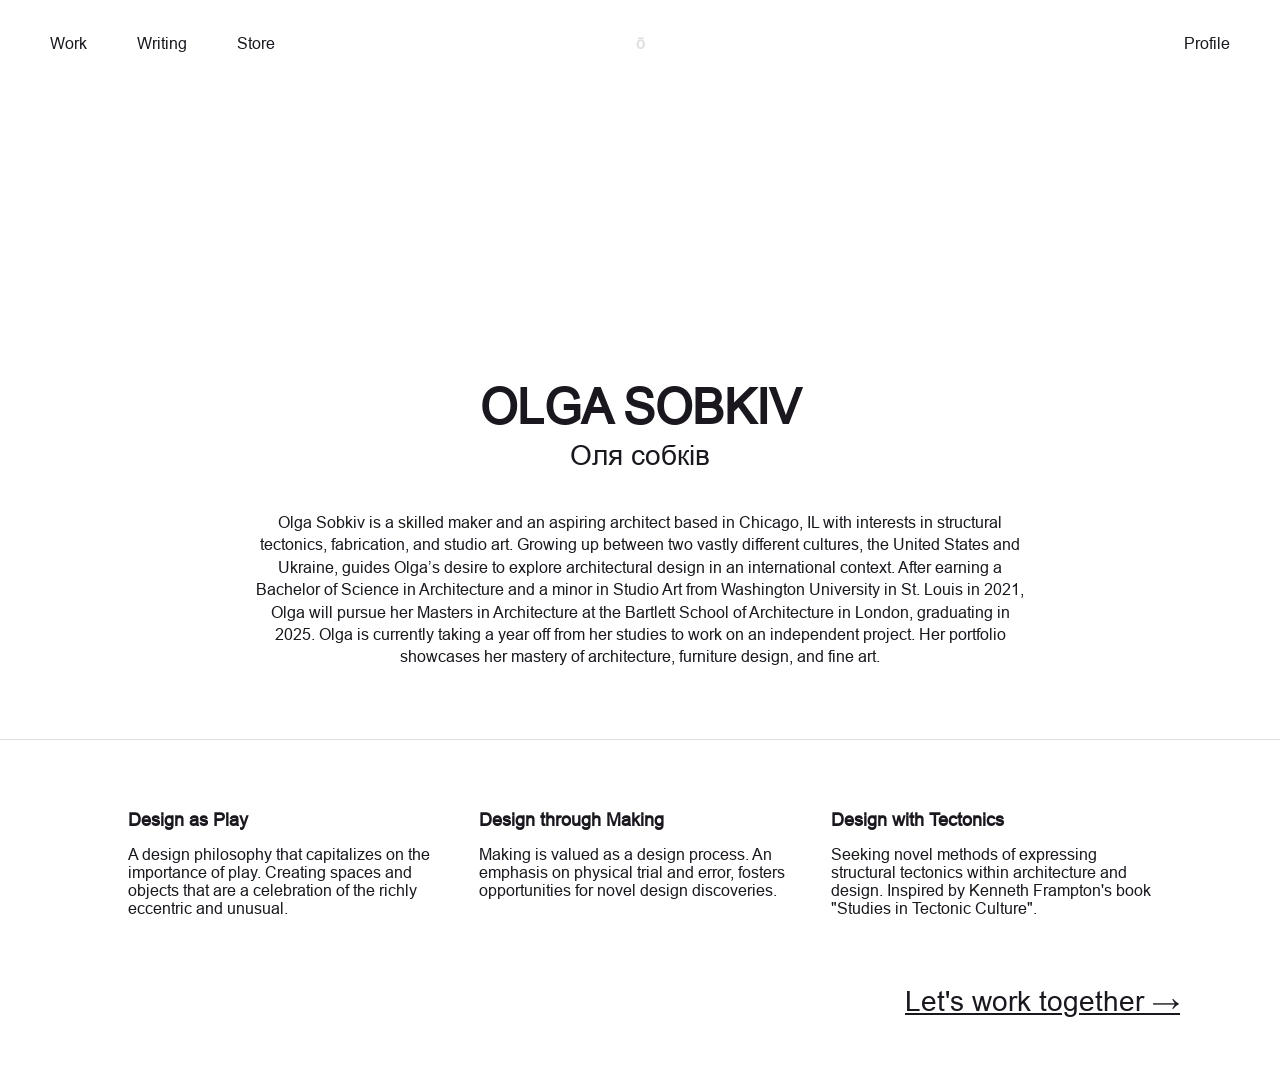
<file: index.html>
<!DOCTYPE html>
<html class="no-js" lang="">
  <head>
    <meta charset="utf-8" />
    <title>Olga Sobkiv</title>
    <meta name="description" content="" />
    <meta name="viewport" content="width=device-width, initial-scale=1" />

    <meta property="og:title" content="" />
    <meta property="og:type" content="" />
    <meta property="og:url" content="" />
    <meta property="og:image" content="" />

    <link rel="stylesheet" href="assets/css/normalize.css" />
    <link rel="stylesheet" href="assets/css/style.css" />

    <link rel="manifest" href="site.webmanifest" />
    <meta name="theme-color" content="#fafafa" />
  </head>

  <body>
    <!-- header area -->
    <header class="sticky-header">
      <div class="header__container">
        <div class="header__wrapper">
          <nav>
            <ul>
              <li><a href="project.html">Work</a></li>
              <li><a href="blog.html">Writing</a></li>
              <li><a href="#">Store</a></li>
            </ul>
            <div class="menu__logo">
              <a href="index.html" class="logo" style="color: #e0e0e2">ō</a>
            </div>
            <ul class="profile">
              <li><a href="about.html">Profile</a></li>
            </ul>
          </nav>
        </div>
      </div>
    </header>
    <!-- end header area -->
    <!-- banner area -->
    <section class="banner__area">
      <div class="banner__container">
        <div class="banner__wrapper"></div>
      </div>
    </section>
    <!-- end banner area -->
    <!-- parallax -->
    <section class="parallax">
      <div class="parallax__container">
        <div class="parallax__wrapper">
          <!-- parallax header -->
          <div class="parallax__header">
            <h2>Olga Sobkiv</h2>
            <p>Оля собків</p>
          </div>
          <!-- parallax body -->
          <div class="parallax__body">
            <p>
              Olga Sobkiv is a skilled maker and an aspiring architect based in
              Chicago, IL with interests in structural tectonics, fabrication,
              and studio art. Growing up between two vastly different cultures,
              the United States and Ukraine, guides Olga’s desire to explore
              architectural design in an international context. After earning a
              Bachelor of Science in Architecture and a minor in Studio Art from
              Washington University in St. Louis in 2021, Olga will pursue her
              Masters in Architecture at the Bartlett School of Architecture in
              London, graduating in 2025. Olga is currently taking a year off
              from her studies to work on an independent project. Her portfolio
              showcases her mastery of architecture, furniture design, and fine
              art.
            </p>
          </div>
        </div>
      </div>
    </section>
    <!-- end parallax -->
    <!-- parallax list -->
    <section class="parallax__list">
      <div class="parallax__container">
        <div class="list__warpper">
          <!-- single list -->
          <div class="prallax__single-list">
            <h3>Design as Play</h3>
            <p>
              A design philosophy that capitalizes on the importance of play.
              Creating spaces and objects that are a celebration of the richly
              eccentric and unusual.
            </p>
          </div>
          <!-- single list -->
          <div class="prallax__single-list">
            <h3>Design through Making</h3>
            <p>
              Making is valued as a design process. An emphasis on physical
              trial and error, fosters opportunities for novel design
              discoveries.
            </p>
          </div>
          <!-- single list -->
          <div class="prallax__single-list">
            <h3>Design with Tectonics</h3>
            <p>
              Seeking novel methods of expressing structural tectonics within
              architecture and design. Inspired by Kenneth Frampton's book
              "Studies in Tectonic Culture".
            </p>
          </div>
        </div>
        <!-- button -->
        <div class="prallax__single-button">
          <a href="mailto:me@olgasobkiv.com">Let's work together →</a>
        </div>
      </div>
    </section>
    <!-- end parallax list -->
    <script src="assets/js/app.js"></script>
  </body>
</html>
</file>
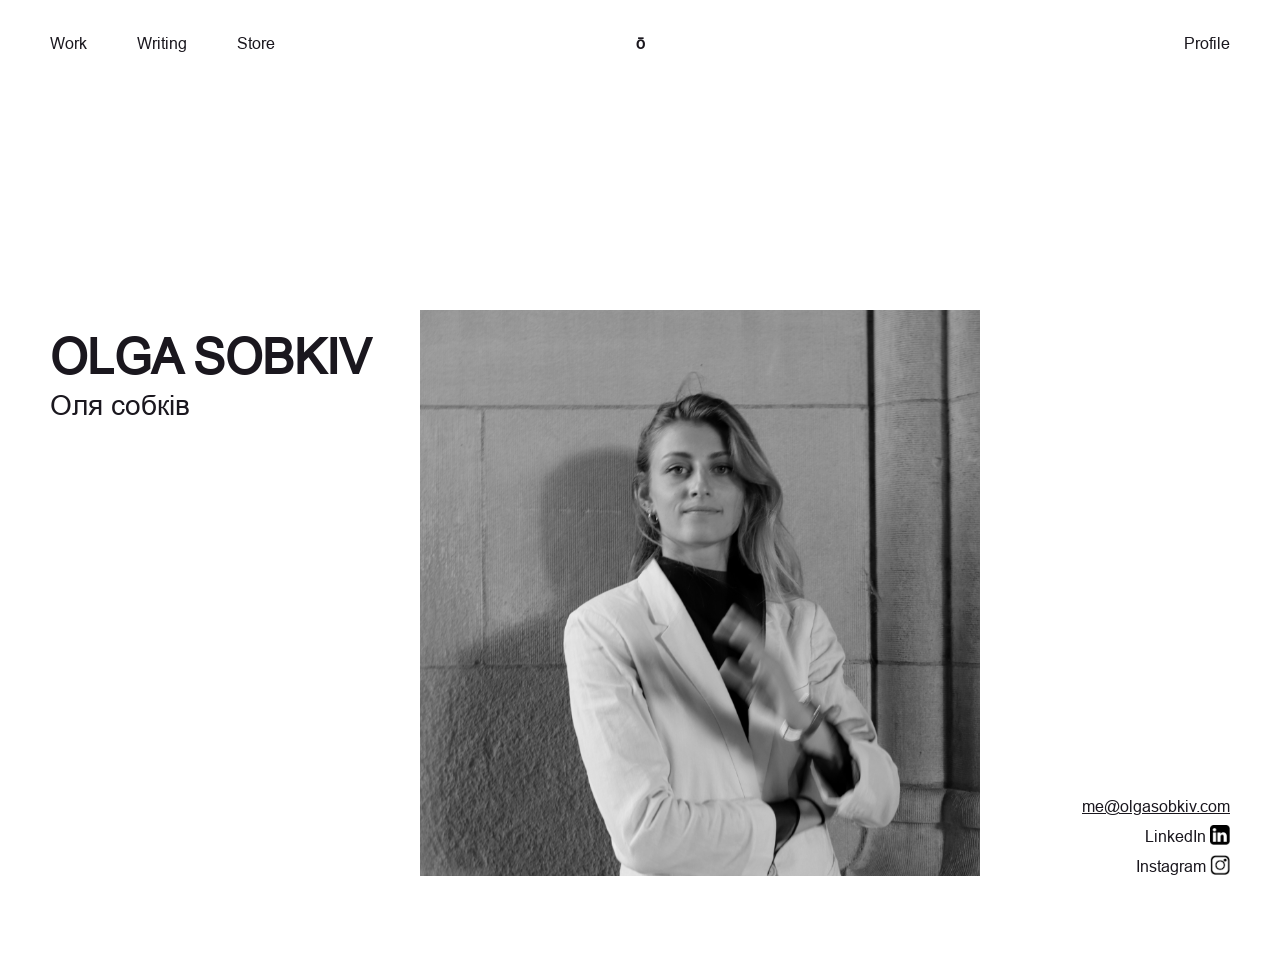
<file: about.html>
<!DOCTYPE html>
<html class="no-js" lang="">
  <head>
    <meta charset="utf-8" />
    <title>Olga Sobkiv | About</title>
    <meta name="description" content="" />
    <meta name="viewport" content="width=device-width, initial-scale=1" />

    <meta property="og:title" content="" />
    <meta property="og:type" content="" />
    <meta property="og:url" content="" />
    <meta property="og:image" content="" />

    <link rel="stylesheet" href="assets/css/normalize.css" />
    <link rel="stylesheet" href="assets/css/style.css" />

    <link rel="manifest" href="site.webmanifest" />
    <meta name="theme-color" content="#fafafa" />
  </head>

  <body>
    <!-- header area -->
    <header class="sticky-header">
      <div class="header__container">
        <div class="header__wrapper">
          <nav>
            <ul>
              <li><a href="project.html">Work</a></li>
              <li><a href="blog.html">Writing</a></li>
              <li><a href="#">Store</a></li>
            </ul>
            <div class="menu__logo">
              <a href="index.html" class="logo">ō</a>
            </div>
            <ul class="profile">
              <li><a href="about.html">Profile</a></li>
            </ul>
          </nav>
        </div>
      </div>
    </header>
    <!-- end header area -->
    <!-- banner area -->
    <section class="banner__area">
      <div class="banner__container">
        <div class="banner__wrapper"></div>
      </div>
    </section>
    <!-- end banner area -->
    <!-- about page -->
    <section class="about__page">
      <div class="about__container">
        <div class="about__left">
          <div class="parallax__header">
            <h2>Olga Sobkiv</h2>
            <p>Оля собків</p>
          </div>
        </div>
        <div class="about__center">
          <img src="assets/img/about-us-item.png" alt="project-1" />
        </div>
        <div class="about__right">
          <div class="bottom__footer">
            <p>
              <a href="mailto:me@olgasobkiv.com">me@olgasobkiv.com</a>
            </p>
            <p>
              <a href="https://www.linkedin.com/in/olgasobkiv/">
                LinkedIn <img src="assets/img/linkedin.png" alt="icon" />
              </a>
            </p>
            <p>
              <a href="https://www.instagram.com/ketchup_sauce21/">
                Instagram <img src="assets/img/instagram.png" alt="icon" />
              </a>
            </p>
          </div>
        </div>
      </div>
    </section>
    <!-- end about page -->
    <script src="assets/js/app.js"></script>
  </body>
</html>
</file>
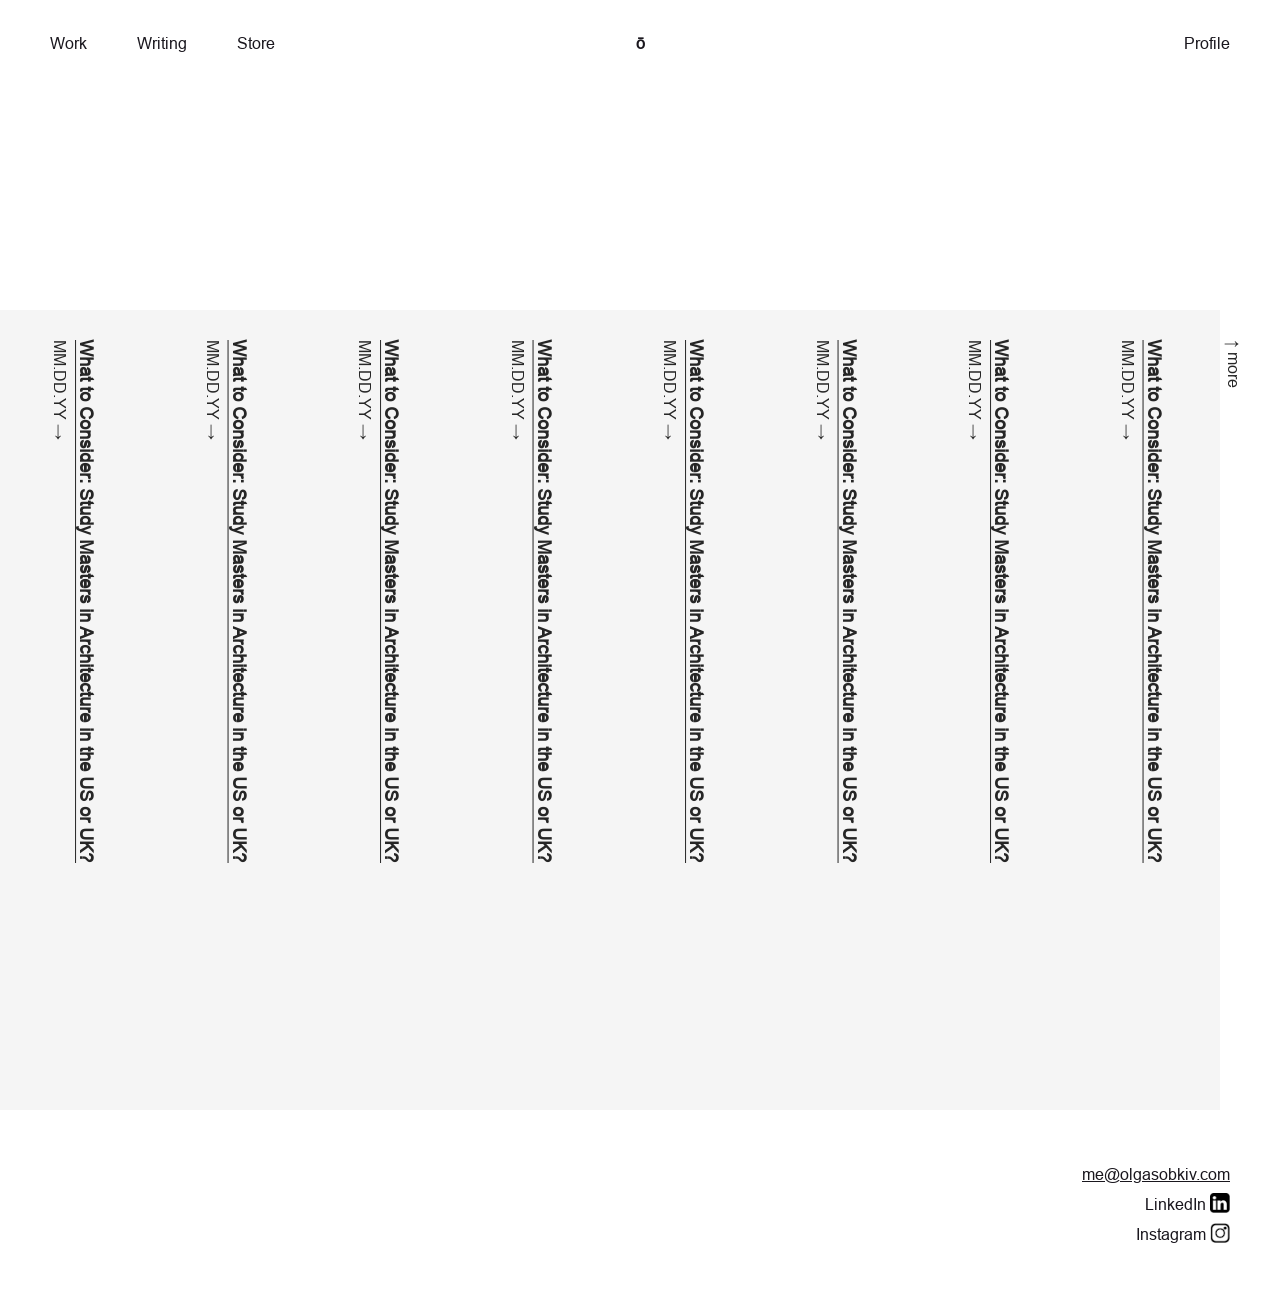
<file: blog.html>
<!DOCTYPE html>
<html class="no-js" lang="">
  <head>
    <meta charset="utf-8" />
    <title>Olga Sobkiv | Blog</title>
    <meta name="description" content="" />
    <meta name="viewport" content="width=device-width, initial-scale=1" />

    <meta property="og:title" content="" />
    <meta property="og:type" content="" />
    <meta property="og:url" content="" />
    <meta property="og:image" content="" />

    <link rel="stylesheet" href="assets/css/normalize.css" />
    <link rel="stylesheet" href="assets/css/style.css" />

    <link rel="manifest" href="site.webmanifest" />
    <meta name="theme-color" content="#fafafa" />
  </head>

  <body>
    <!-- header area -->
    <header class="sticky-header">
      <div class="header__container">
        <div class="header__wrapper">
          <nav>
            <ul>
              <li><a href="project.html">Work</a></li>
              <li><a href="blog.html">Writing</a></li>
              <li><a href="#">Store</a></li>
            </ul>
            <div class="menu__logo">
              <a href="index.html" class="logo">ō</a>
            </div>
            <ul class="profile">
              <li><a href="about.html">Profile</a></li>
            </ul>
          </nav>
        </div>
      </div>
    </header>
    <!-- end header area -->
    <!-- banner area -->
    <section class="banner__area">
      <div class="banner__container">
        <div class="banner__wrapper"></div>
      </div>
    </section>
    <!-- end banner area -->
    <!-- blogs -->
    <section class="blogs">
      <div class="blogs__container">
        <div class="blogs__wrapper">
          <!-- single blog -->
          <div class="single__blog">
            <div class="single__blog-content">
              <h2 class="blog__title">
                <a href="single-blog.html">
                  What to Consider: Study Masters in Architecture in the US or
                  UK?
                </a>
              </h2>
              <p>MM.DD.YY →</p>
            </div>
          </div>
          <!-- single blog -->
          <div class="single__blog">
            <div class="single__blog-content">
              <h2 class="blog__title">
                <a href="#">
                  What to Consider: Study Masters in Architecture in the US or
                  UK?
                </a>
              </h2>
              <p>MM.DD.YY →</p>
            </div>
          </div>
          <!-- single blog -->
          <div class="single__blog">
            <div class="single__blog-content">
              <h2 class="blog__title">
                <a href="#">
                  What to Consider: Study Masters in Architecture in the US or
                  UK?
                </a>
              </h2>
              <p>MM.DD.YY →</p>
            </div>
          </div>
          <!-- single blog -->
          <div class="single__blog">
            <div class="single__blog-content">
              <h2 class="blog__title">
                <a href="#">
                  What to Consider: Study Masters in Architecture in the US or
                  UK?
                </a>
              </h2>
              <p>MM.DD.YY →</p>
            </div>
          </div>
          <!-- single blog -->
          <div class="single__blog">
            <div class="single__blog-content">
              <h2 class="blog__title">
                <a href="#">
                  What to Consider: Study Masters in Architecture in the US or
                  UK?
                </a>
              </h2>
              <p>MM.DD.YY →</p>
            </div>
          </div>
          <!-- single blog -->
          <div class="single__blog">
            <div class="single__blog-content">
              <h2 class="blog__title">
                <a href="#">
                  What to Consider: Study Masters in Architecture in the US or
                  UK?
                </a>
              </h2>
              <p>MM.DD.YY →</p>
            </div>
          </div>
          <!-- single blog -->
          <div class="single__blog">
            <div class="single__blog-content">
              <h2 class="blog__title">
                <a href="#">
                  What to Consider: Study Masters in Architecture in the US or
                  UK?
                </a>
              </h2>
              <p>MM.DD.YY →</p>
            </div>
          </div>
          <!-- single blog -->
          <div class="single__blog">
            <div class="single__blog-content">
              <h2 class="blog__title">
                <a href="#">
                  What to Consider: Study Masters in Architecture in the US or
                  UK?
                </a>
              </h2>
              <p>MM.DD.YY →</p>
            </div>
          </div>
          <!-- single blog -->
          <!-- single blog -->
          <div class="single__blog single__button">
            <div class="single__blog-content">
              <h2 class="blog__title">
                <a href="#"> ↑ more </a>
              </h2>
            </div>
          </div>
        </div>
        <div class="blogs__bottom">
          <div class="bottom__footer">
            <p>
              <a href="mailto:me@olgasobkiv.com">me@olgasobkiv.com</a>
            </p>
            <p>
              <a href="https://www.linkedin.com/in/olgasobkiv/">
                LinkedIn <img src="assets/img/linkedin.png" alt="icon" />
              </a>
            </p>
            <p>
              <a href="https://www.instagram.com/ketchup_sauce21/">
                Instagram <img src="assets/img/instagram.png" alt="icon" />
              </a>
            </p>
          </div>
        </div>
      </div>
    </section>
    <!-- end blogs -->
    <script src="assets/js/app.js"></script>
  </body>
</html>
</file>
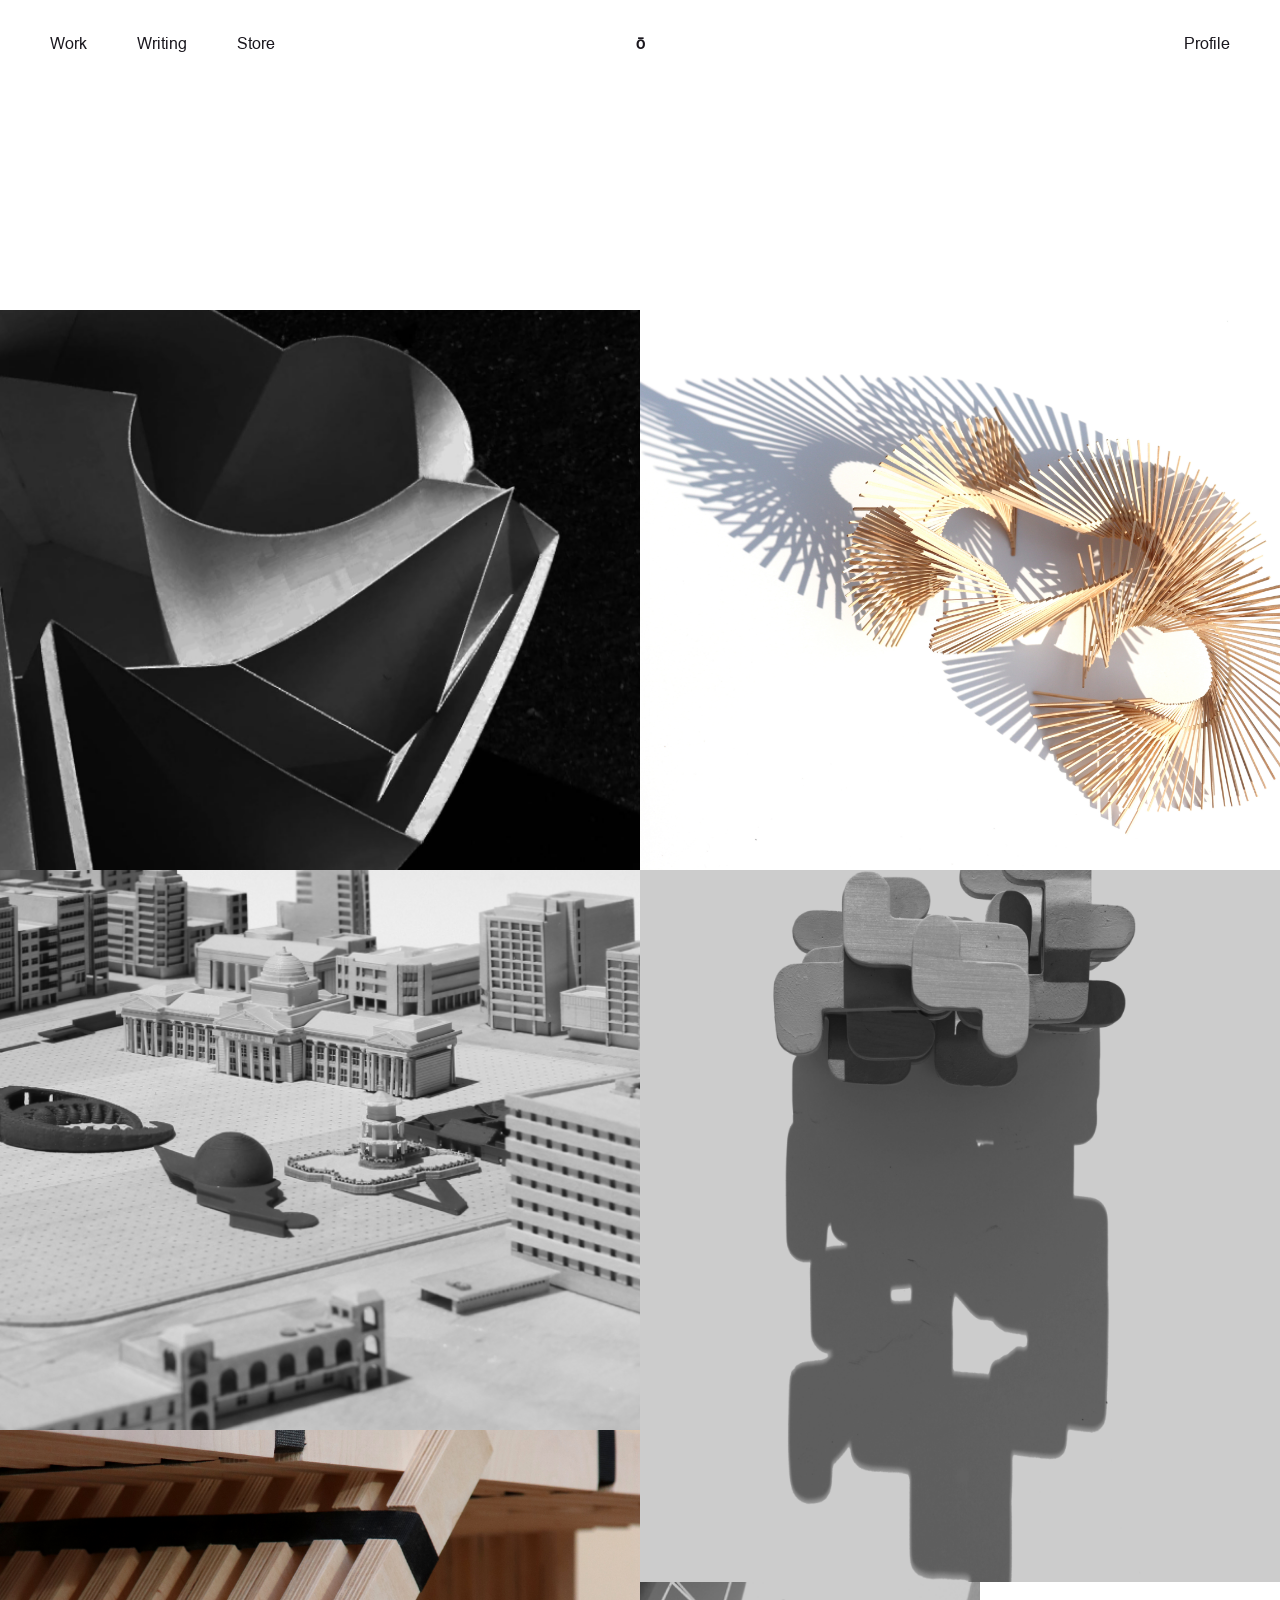
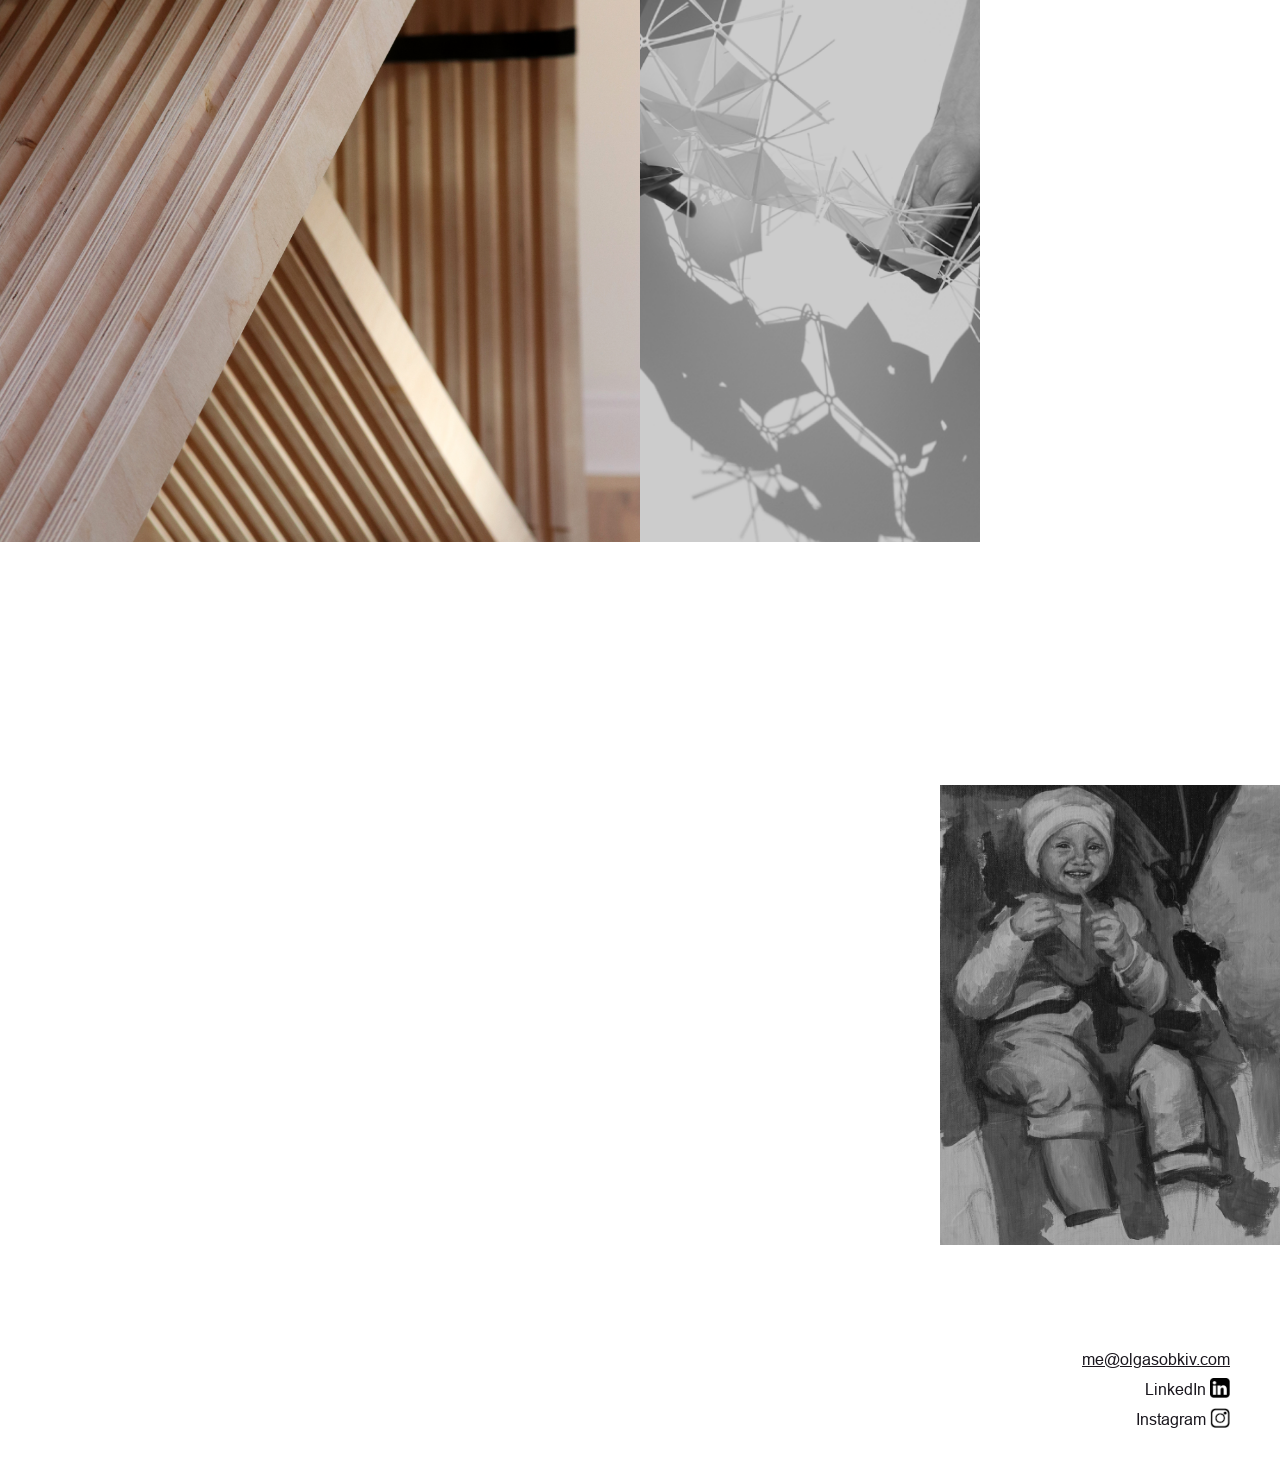
<file: project.html>
<!DOCTYPE html>
<html class="no-js" lang="">
  <head>
    <meta charset="utf-8" />
    <title>Olga Sobkiv | Projects</title>
    <meta name="description" content="" />
    <meta name="viewport" content="width=device-width, initial-scale=1" />

    <meta property="og:title" content="" />
    <meta property="og:type" content="" />
    <meta property="og:url" content="" />
    <meta property="og:image" content="" />

    <link rel="stylesheet" href="assets/css/normalize.css" />
    <link rel="stylesheet" href="assets/css/style.css" />

    <link rel="manifest" href="site.webmanifest" />
    <meta name="theme-color" content="#fafafa" />
  </head>

  <body>
    <!-- header area -->
    <header class="sticky-header">
      <div class="header__container">
        <div class="header__wrapper">
          <nav>
            <ul>
              <li><a href="project.html">Work</a></li>
              <li><a href="blog.html">Writing</a></li>
              <li><a href="#">Store</a></li>
            </ul>
            <div class="menu__logo">
              <a href="index.html" class="logo">ō</a>
            </div>
            <ul class="profile">
              <li><a href="about.html">Profile</a></li>
            </ul>
          </nav>
        </div>
      </div>
    </header>
    <!-- end header area -->
    <!-- banner area -->
    <section class="banner__area">
      <div class="banner__container">
        <div class="banner__wrapper"></div>
      </div>
    </section>
    <!-- end banner area -->
    <!-- project area -->
    <section class="projects">
      <div class="projects__container">
        <div class="projects__wrapper">
          <!-- top item -->
          <div class="project__top-item">
            <!-- single blog -->
            <div class="project__blog bp_1">
              <img src="assets/img/projects/item-1.png" alt="project-1" />
              <div class="project__blog--text">
                <a href="#">Curving Space →</a>
              </div>
            </div>
            <!-- single blog -->
            <div class="project__blog bp_3">
              <img src="assets/img/projects/item-3.png" alt="project-1" />
              <div class="project__blog--text">
                <a href="#">Curving Space →</a>
              </div>
            </div>
            <div class="project__blog bp_4">
              <img src="assets/img/projects/item-4.jpg" alt="project-1" />
              <div class="project__blog--text">
                <a href="#">Curving Space →</a>
              </div>
            </div>
          </div>
          <div class="project__top-item">
            <!-- single blog -->
            <div class="project__blog bp_2">
              <img src="assets/img/projects/item-2.jpg" alt="project-1" />
              <div class="project__blog--text">
                <a href="#">Curving Space →</a>
              </div>
            </div>

            <!-- single blog -->
            <div class="project__blog bp_5">
              <img src="assets/img/projects/item-5.png" alt="project-1" />
              <div class="project__blog--text">
                <a href="#">Curving Space →</a>
              </div>
            </div>
            <div class="project__blog small__blog bp_6">
              <img src="assets/img/projects/item-6.png" alt="project-1" />
              <div class="project__blog--text">
                <a href="#">Curving Space →</a>
              </div>
            </div>
          </div>
        </div>
      </div>
    </section>
    <!-- end project area -->
    <div class="projects__footer">
      <div class="projects__footer-container">
        <div class="project__footer-blank">&nbsp;</div>
        <div class="projects__footer-wrapper">
          <div class="projects__footer-single">
            <div class="project__blog">
              <img src="assets/img/projects/item-7.png" alt="project-1" />
              <div class="project__blog--text">
                <a href="#">Curving Space →</a>
              </div>
            </div>
          </div>
        </div>
        <div class="bottom__footer" style="padding-top: 100px">
          <p>
            <a href="mailto:me@olgasobkiv.com">me@olgasobkiv.com</a>
          </p>
          <p>
            <a href="https://www.linkedin.com/in/olgasobkiv/">
              LinkedIn <img src="assets/img/linkedin.png" alt="icon" />
            </a>
          </p>
          <p>
            <a href="https://www.instagram.com/ketchup_sauce21/">
              Instagram <img src="assets/img/instagram.png" alt="icon" />
            </a>
          </p>
        </div>
      </div>
    </div>
    <script src="assets/js/app.js"></script>
  </body>
</html>
</file>
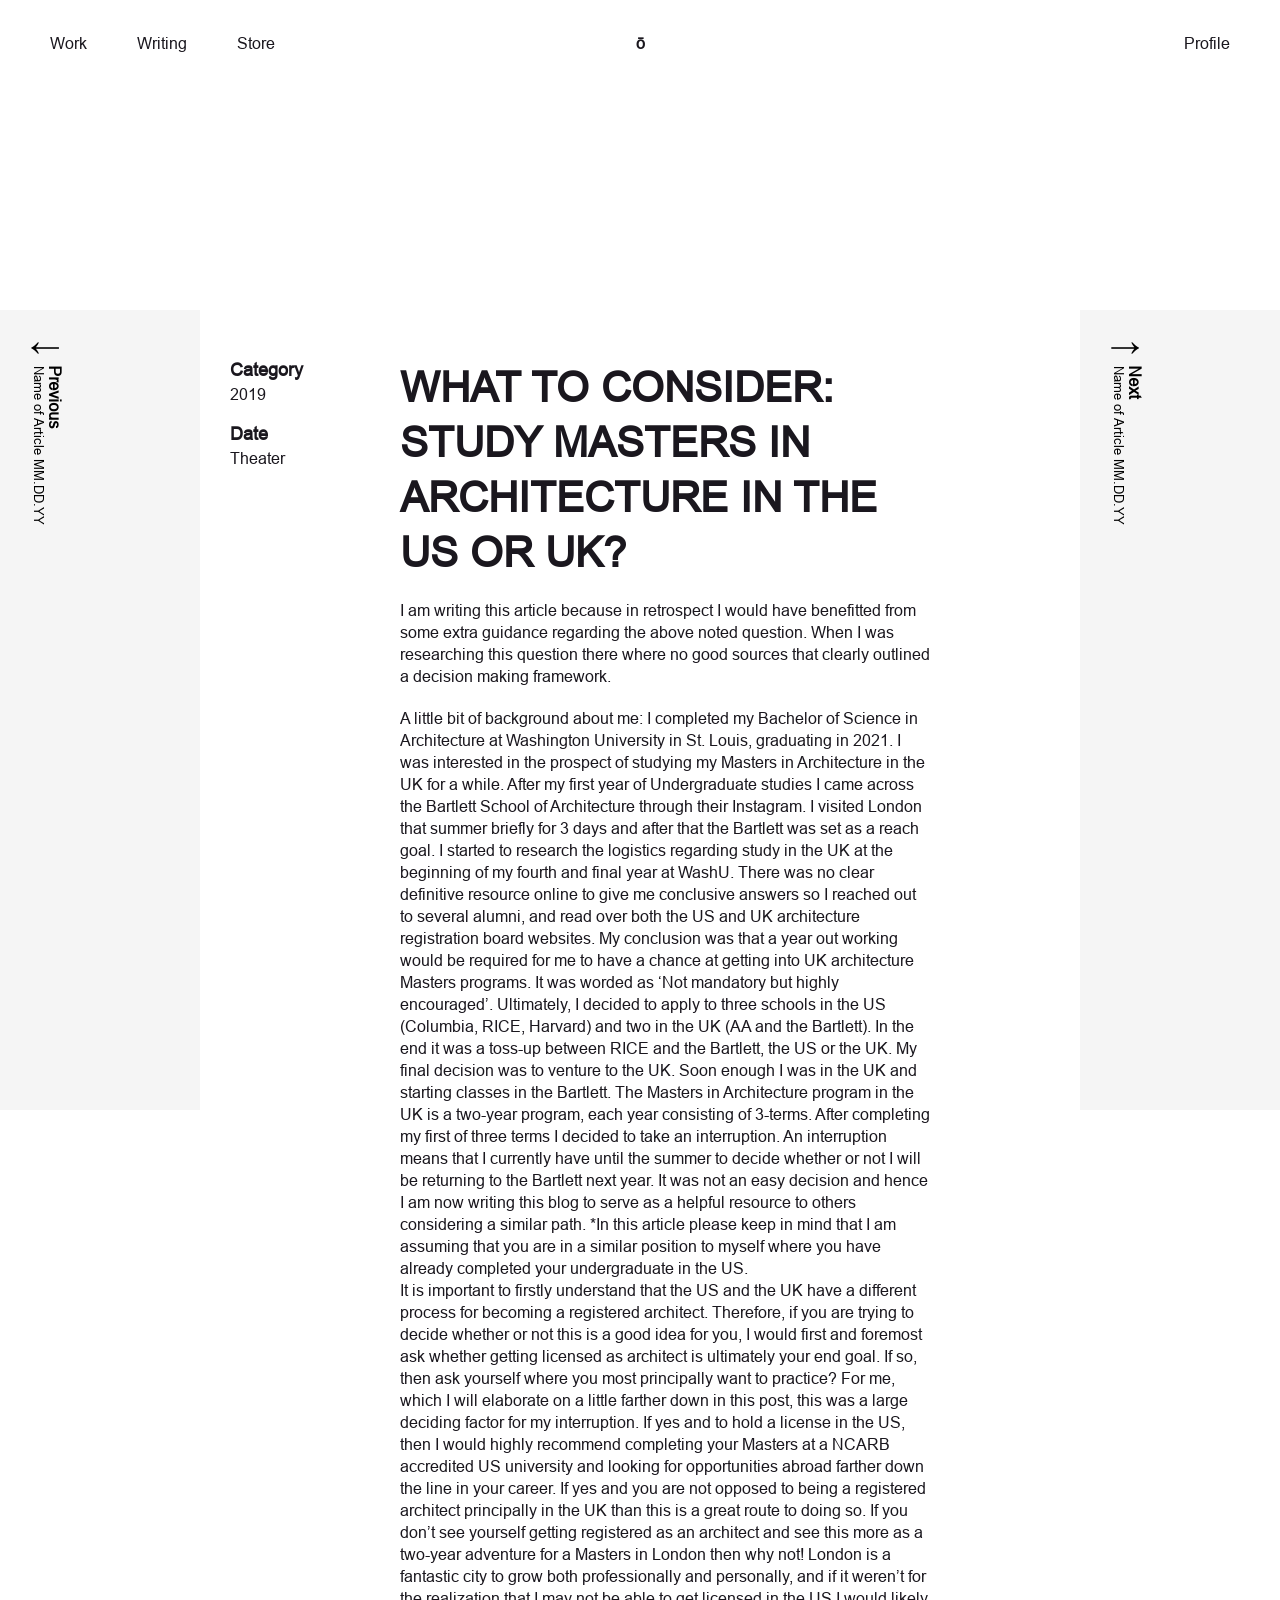
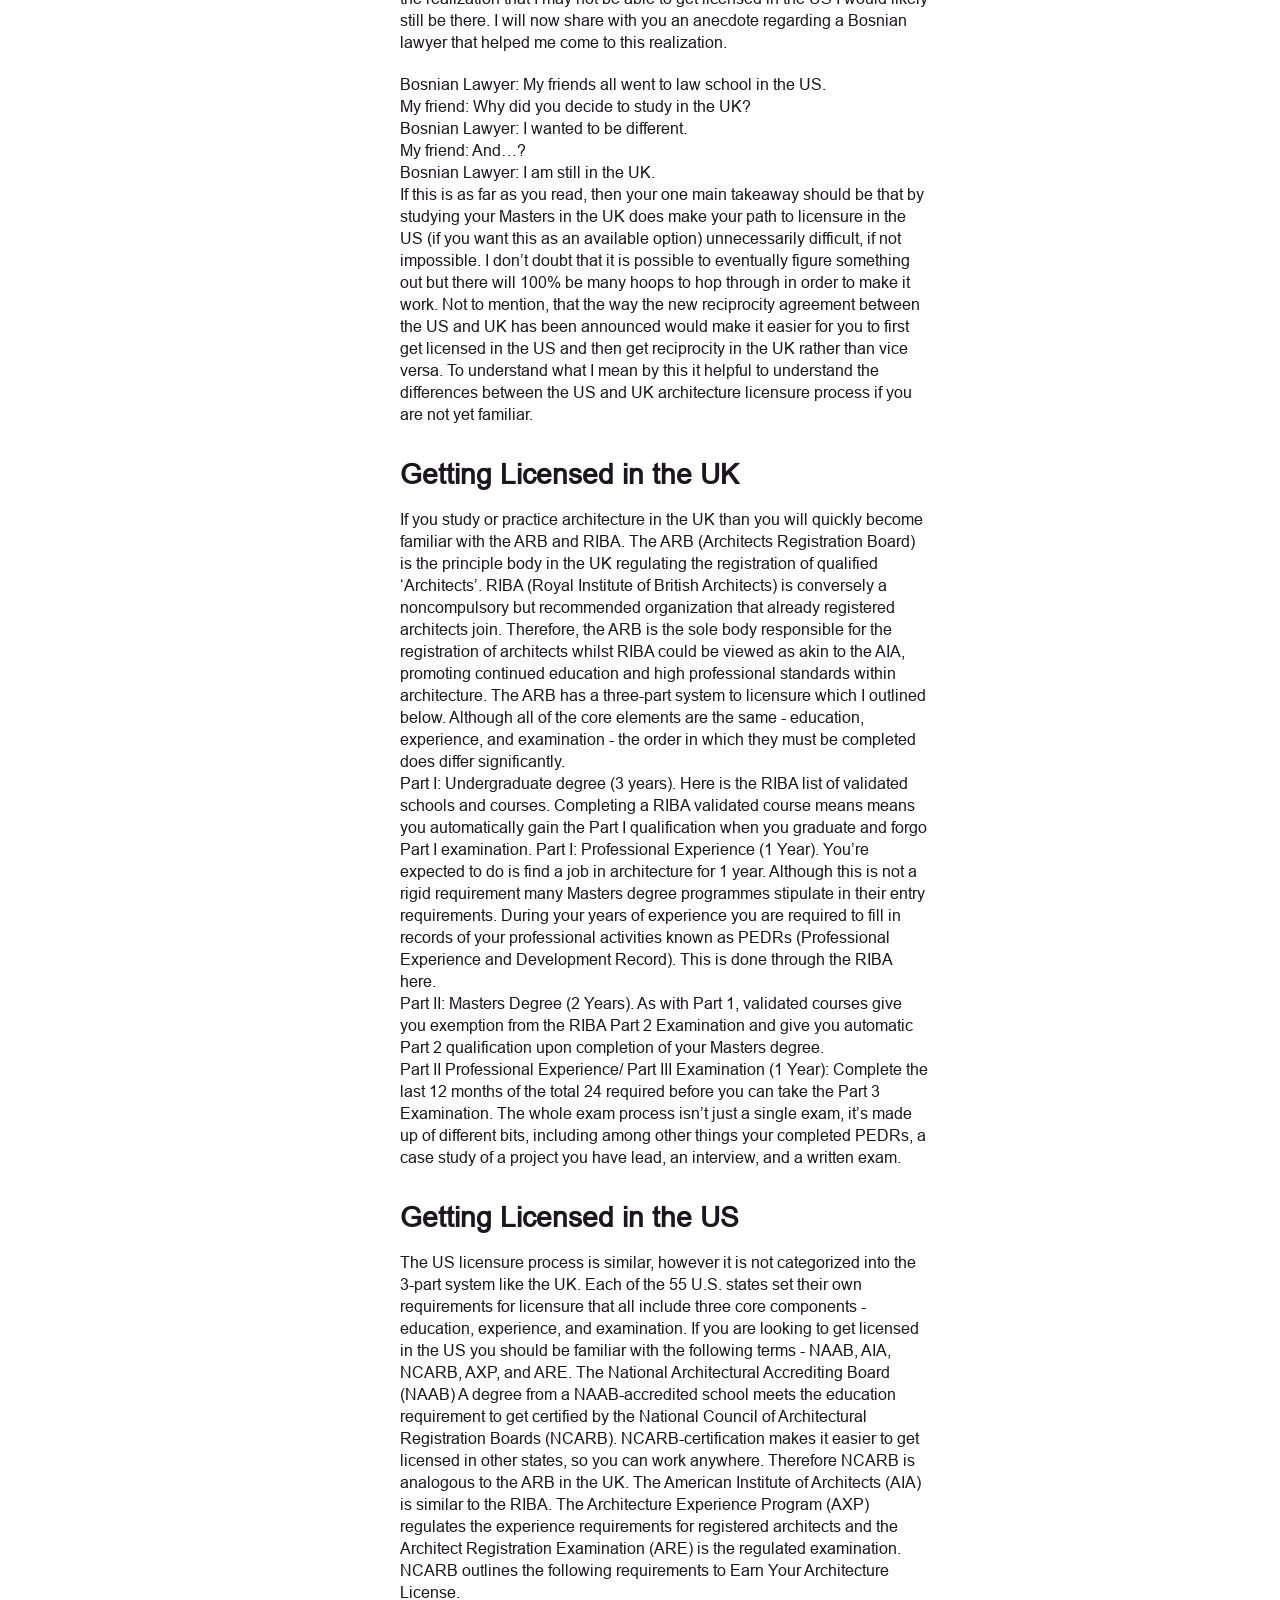
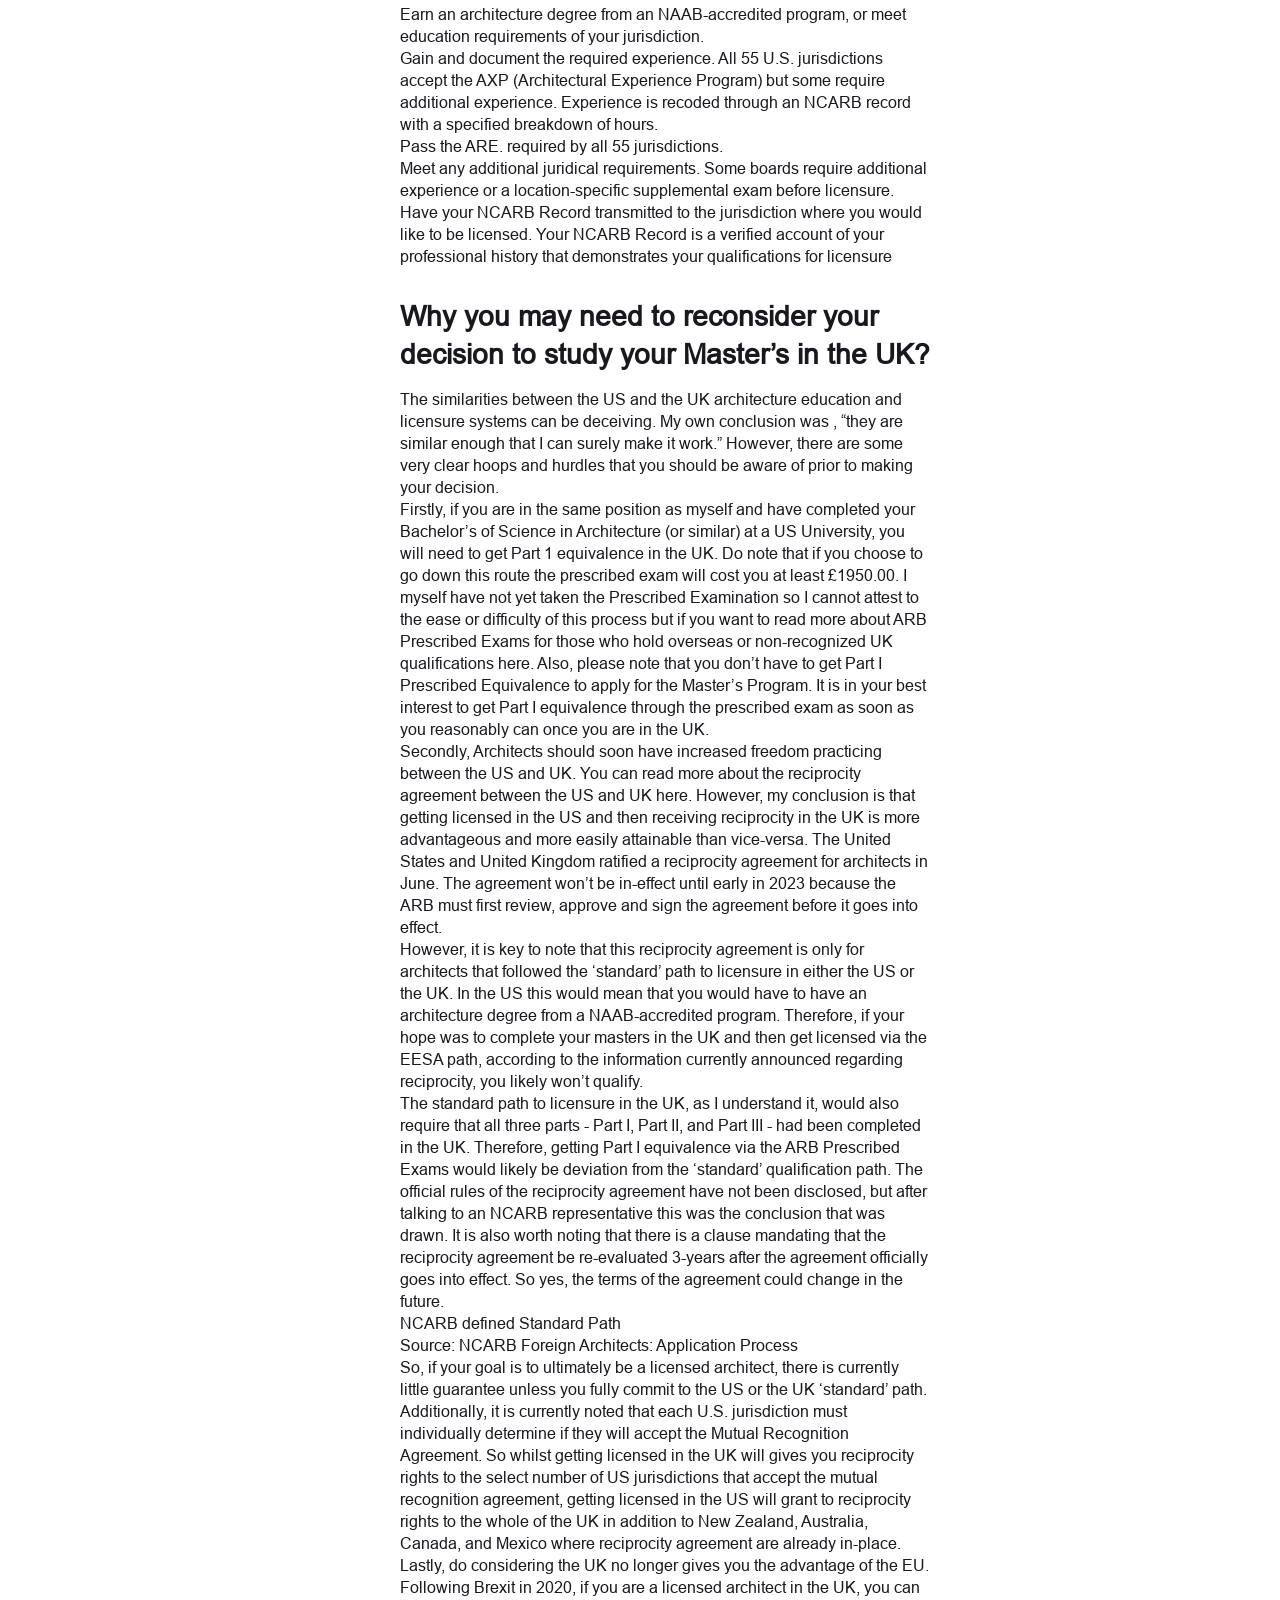
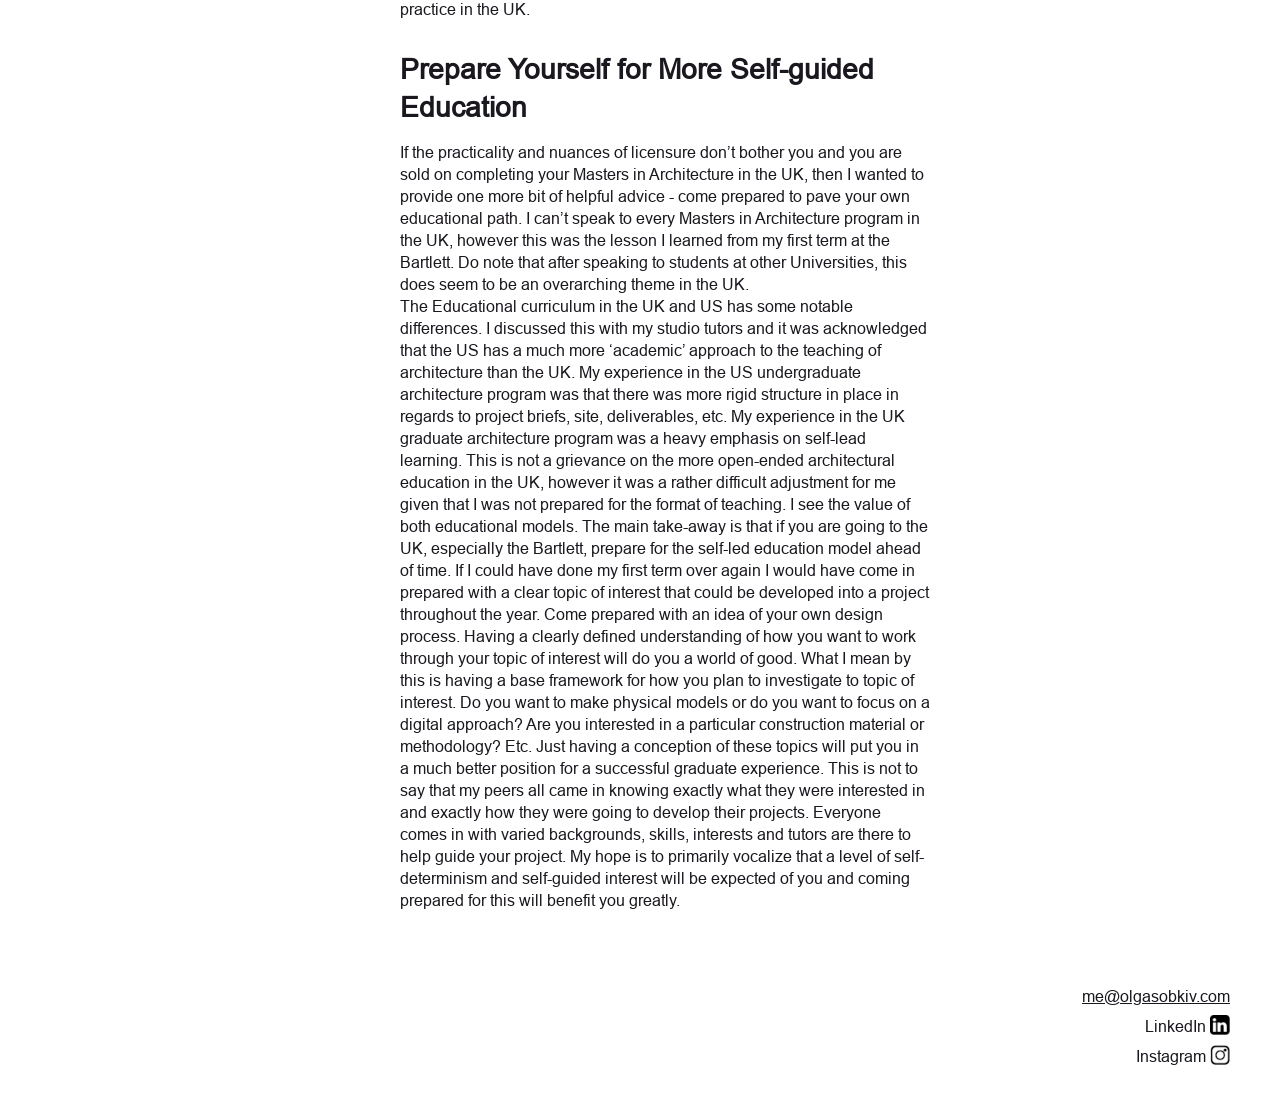
<file: single-blog.html>
<!DOCTYPE html>
<html class="no-js" lang="">
  <head>
    <meta charset="utf-8" />
    <title>Olga Sobkiv | Single Blog</title>
    <meta name="description" content="" />
    <meta name="viewport" content="width=device-width, initial-scale=1" />

    <meta property="og:title" content="" />
    <meta property="og:type" content="" />
    <meta property="og:url" content="" />
    <meta property="og:image" content="" />

    <link rel="stylesheet" href="assets/css/normalize.css" />
    <link rel="stylesheet" href="assets/css/style.css" />

    <link rel="manifest" href="site.webmanifest" />
    <meta name="theme-color" content="#fafafa" />
    <link
      rel="shortcut icon"
      href="assets/img/favicon.ico"
      type="image/x-icon"
    />
  </head>

  <body>
    <!-- header area -->
    <header class="sticky-header">
      <div class="header__container">
        <div class="header__wrapper">
          <nav>
            <ul>
              <li><a href="project.html">Work</a></li>
              <li><a href="blog.html">Writing</a></li>
              <li><a href="#">Store</a></li>
            </ul>
            <div class="menu__logo">
              <a href="index.html" class="logo">ō</a>
            </div>
            <ul class="profile">
              <li><a href="about.html">Profile</a></li>
            </ul>
          </nav>
        </div>
      </div>
    </header>
    <!-- end header area -->
    <!-- banner area -->
    <section class="banner__area">
      <div class="banner__container">
        <div class="banner__wrapper"></div>
      </div>
    </section>
    <!-- end banner area -->
    <!-- single blogs -->
    <section class="single__blog">
      <div class="single__blogContainer">
        <div class="single__blogWrapper">
          <div class="blog__btnPrev">
            <div class="blog__button-text fixed-element">
              <button type="button">
                <span class="blog__aroow">↓</span>
                <span class="blog__btnText">
                  <strong> Previous </strong>
                  <small>Name of Article MM.DD.YY</small>
                </span>
              </button>
            </div>
          </div>
          <div class="blog__mainContent">
            <!-- aside -->
            <aside>
              <div class="category">
                <h3>Category</h3>
                <p>2019</p>
              </div>
              <div class="category">
                <h3>Date</h3>
                <p>Theater</p>
              </div>
            </aside>
            <!-- article -->
            <article>
              <h2 class="article__title">
                What to Consider: Study Masters in Architecture in the US or UK?
              </h2>
              <p>
                I am writing this article because in retrospect I would have
                benefitted from some extra guidance regarding the above noted
                question. When I was researching this question there where no
                good sources that clearly outlined a decision making framework.
              </p>
              <p>
                A little bit of background about me: I completed my Bachelor of
                Science in Architecture at Washington University in St. Louis,
                graduating in 2021. I was interested in the prospect of studying
                my Masters in Architecture in the UK for a while. After my first
                year of Undergraduate studies I came across the Bartlett School
                of Architecture through their Instagram. I visited London that
                summer briefly for 3 days and after that the Bartlett was set as
                a reach goal. I started to research the logistics regarding
                study in the UK at the beginning of my fourth and final year at
                WashU. There was no clear definitive resource online to give me
                conclusive answers so I reached out to several alumni, and read
                over both the US and UK architecture registration board
                websites. My conclusion was that a year out working would be
                required for me to have a chance at getting into UK architecture
                Masters programs. It was worded as ‘Not mandatory but highly
                encouraged’. Ultimately, I decided to apply to three schools in
                the US (Columbia, RICE, Harvard) and two in the UK (AA and the
                Bartlett). In the end it was a toss-up between RICE and the
                Bartlett, the US or the UK. My final decision was to venture to
                the UK. Soon enough I was in the UK and starting classes in the
                Bartlett. The Masters in Architecture program in the UK is a
                two-year program, each year consisting of 3-terms. After
                completing my first of three terms I decided to take an
                interruption. An interruption means that I currently have until
                the summer to decide whether or not I will be returning to the
                Bartlett next year. It was not an easy decision and hence I am
                now writing this blog to serve as a helpful resource to others
                considering a similar path. *In this article please keep in mind
                that I am assuming that you are in a similar position to myself
                where you have already completed your undergraduate in the US.
                <br />
                It is important to firstly understand that the US and the UK
                have a different process for becoming a registered architect.
                Therefore, if you are trying to decide whether or not this is a
                good idea for you, I would first and foremost ask whether
                getting licensed as architect is ultimately your end goal. If
                so, then ask yourself where you most principally want to
                practice? For me, which I will elaborate on a little farther
                down in this post, this was a large deciding factor for my
                interruption. If yes and to hold a license in the US, then I
                would highly recommend completing your Masters at a NCARB
                accredited US university and looking for opportunities abroad
                farther down the line in your career. If yes and you are not
                opposed to being a registered architect principally in the UK
                than this is a great route to doing so. If you don’t see
                yourself getting registered as an architect and see this more as
                a two-year adventure for a Masters in London then why not!
                London is a fantastic city to grow both professionally and
                personally, and if it weren’t for the realization that I may not
                be able to get licensed in the US I would likely still be there.
                I will now share with you an anecdote regarding a Bosnian lawyer
                that helped me come to this realization.
              </p>
              <p>
                Bosnian Lawyer: My friends all went to law school in the US.
                <br />
                My friend: Why did you decide to study in the UK? <br />
                Bosnian Lawyer: I wanted to be different. <br />
                My friend: And…? <br />
                Bosnian Lawyer: I am still in the UK. <br />
                If this is as far as you read, then your one main takeaway
                should be that by studying your Masters in the UK does make your
                path to licensure in the US (if you want this as an available
                option) unnecessarily difficult, if not impossible. I don’t
                doubt that it is possible to eventually figure something out but
                there will 100% be many hoops to hop through in order to make it
                work. Not to mention, that the way the new reciprocity agreement
                between the US and UK has been announced would make it easier
                for you to first get licensed in the US and then get reciprocity
                in the UK rather than vice versa. To understand what I mean by
                this it helpful to understand the differences between the US and
                UK architecture licensure process if you are not yet familiar.
              </p>

              <h3>Getting Licensed in the UK</h3>
              <p>
                If you study or practice architecture in the UK than you will
                quickly become familiar with the ARB and RIBA. The ARB
                (Architects Registration Board) is the principle body in the UK
                regulating the registration of qualified ‘Architects’. RIBA
                (Royal Institute of British Architects) is conversely a
                noncompulsory but recommended organization that already
                registered architects join. Therefore, the ARB is the sole body
                responsible for the registration of architects whilst RIBA could
                be viewed as akin to the AIA, promoting continued education and
                high professional standards within architecture. The ARB has a
                three-part system to licensure which I outlined below. Although
                all of the core elements are the same - education, experience,
                and examination - the order in which they must be completed does
                differ significantly. <br />
                Part I: Undergraduate degree (3 years). Here is the RIBA list of
                validated schools and courses. Completing a RIBA validated
                course means means you automatically gain the Part I
                qualification when you graduate and forgo Part I examination.
                Part I: Professional Experience (1 Year). You’re expected to do
                is find a job in architecture for 1 year. Although this is not a
                rigid requirement many Masters degree programmes stipulate in
                their entry requirements. During your years of experience you
                are required to fill in records of your professional activities
                known as PEDRs (Professional Experience and Development Record).
                This is done through the RIBA here. <br />
                Part II: Masters Degree (2 Years). As with Part 1, validated
                courses give you exemption from the RIBA Part 2 Examination and
                give you automatic Part 2 qualification upon completion of your
                Masters degree. <br />
                Part II Professional Experience/ Part III Examination (1 Year):
                Complete the last 12 months of the total 24 required before you
                can take the Part 3 Examination. The whole exam process isn’t
                just a single exam, it’s made up of different bits, including
                among other things your completed PEDRs, a case study of a
                project you have lead, an interview, and a written exam.
              </p>

              <h3>Getting Licensed in the US</h3>
              <p>
                The US licensure process is similar, however it is not
                categorized into the 3-part system like the UK. Each of the 55
                U.S. states set their own requirements for licensure that all
                include three core components - education, experience, and
                examination. If you are looking to get licensed in the US you
                should be familiar with the following terms - NAAB, AIA, NCARB,
                AXP, and ARE. The National Architectural Accrediting Board
                (NAAB) A degree from a NAAB-accredited school meets the
                education requirement to get certified by the National Council
                of Architectural Registration Boards (NCARB).
                NCARB-certification makes it easier to get licensed in other
                states, so you can work anywhere. Therefore NCARB is analogous
                to the ARB in the UK. The American Institute of Architects (AIA)
                is similar to the RIBA. The Architecture Experience Program
                (AXP) regulates the experience requirements for registered
                architects and the Architect Registration Examination (ARE) is
                the regulated examination. NCARB outlines the following
                requirements to Earn Your Architecture License. <br />
                Earn an architecture degree from an NAAB-accredited program, or
                meet education requirements of your jurisdiction. <br />
                Gain and document the required experience. All 55 U.S.
                jurisdictions accept the AXP (Architectural Experience Program)
                but some require additional experience. Experience is recoded
                through an NCARB record with a specified breakdown of hours.
                <br />
                Pass the ARE. required by all 55 jurisdictions. <br />
                Meet any additional juridical requirements. Some boards require
                additional experience or a location-specific supplemental exam
                before licensure. <br />
                Have your NCARB Record transmitted to the jurisdiction where you
                would like to be licensed. Your NCARB Record is a verified
                account of your professional history that demonstrates your
                qualifications for licensure
              </p>

              <h3>
                Why you may need to reconsider your decision to study your
                Master’s in the UK?
              </h3>
              <p>
                The similarities between the US and the UK architecture
                education and licensure systems can be deceiving. My own
                conclusion was , “they are similar enough that I can surely make
                it work.” However, there are some very clear hoops and hurdles
                that you should be aware of prior to making your decision.
                <br />
                Firstly, if you are in the same position as myself and have
                completed your Bachelor’s of Science in Architecture (or
                similar) at a US University, you will need to get Part 1
                equivalence in the UK. Do note that if you choose to go down
                this route the prescribed exam will cost you at least £1950.00.
                I myself have not yet taken the Prescribed Examination so I
                cannot attest to the ease or difficulty of this process but if
                you want to read more about ARB Prescribed Exams for those who
                hold overseas or non-recognized UK qualifications here. Also,
                please note that you don’t have to get Part I Prescribed
                Equivalence to apply for the Master’s Program. It is in your
                best interest to get Part I equivalence through the prescribed
                exam as soon as you reasonably can once you are in the UK.
                <br />
                Secondly, Architects should soon have increased freedom
                practicing between the US and UK. You can read more about the
                reciprocity agreement between the US and UK here. However, my
                conclusion is that getting licensed in the US and then receiving
                reciprocity in the UK is more advantageous and more easily
                attainable than vice-versa. The United States and United Kingdom
                ratified a reciprocity agreement for architects in June. The
                agreement won’t be in-effect until early in 2023 because the ARB
                must first review, approve and sign the agreement before it goes
                into effect.
                <br />
                However, it is key to note that this reciprocity agreement is
                only for architects that followed the ‘standard’ path to
                licensure in either the US or the UK. In the US this would mean
                that you would have to have an architecture degree from a
                NAAB-accredited program. Therefore, if your hope was to complete
                your masters in the UK and then get licensed via the EESA path,
                according to the information currently announced regarding
                reciprocity, you likely won’t qualify. <br />
                The standard path to licensure in the UK, as I understand it,
                would also require that all three parts - Part I, Part II, and
                Part III - had been completed in the UK. Therefore, getting Part
                I equivalence via the ARB Prescribed Exams would likely be
                deviation from the ‘standard’ qualification path. The official
                rules of the reciprocity agreement have not been disclosed, but
                after talking to an NCARB representative this was the conclusion
                that was drawn. It is also worth noting that there is a clause
                mandating that the reciprocity agreement be re-evaluated 3-years
                after the agreement officially goes into effect. So yes, the
                terms of the agreement could change in the future. <br />
                NCARB defined Standard Path <br />
                Source: NCARB Foreign Architects: Application Process <br />
                So, if your goal is to ultimately be a licensed architect, there
                is currently little guarantee unless you fully commit to the US
                or the UK ‘standard’ path. Additionally, it is currently noted
                that each U.S. jurisdiction must individually determine if they
                will accept the Mutual Recognition Agreement. So whilst getting
                licensed in the UK will gives you reciprocity rights to the
                select number of US jurisdictions that accept the mutual
                recognition agreement, getting licensed in the US will grant to
                reciprocity rights to the whole of the UK in addition to New
                Zealand, Australia, Canada, and Mexico where reciprocity
                agreement are already in-place. Lastly, do considering the UK no
                longer gives you the advantage of the EU. Following Brexit in
                2020, if you are a licensed architect in the UK, you can
                practice in the UK.
              </p>

              <h3>Prepare Yourself for More Self-guided Education</h3>
              <p>
                If the practicality and nuances of licensure don’t bother you
                and you are sold on completing your Masters in Architecture in
                the UK, then I wanted to provide one more bit of helpful advice
                - come prepared to pave your own educational path. I can’t speak
                to every Masters in Architecture program in the UK, however this
                was the lesson I learned from my first term at the Bartlett. Do
                note that after speaking to students at other Universities, this
                does seem to be an overarching theme in the UK. <br />
                The Educational curriculum in the UK and US has some notable
                differences. I discussed this with my studio tutors and it was
                acknowledged that the US has a much more ‘academic’ approach to
                the teaching of architecture than the UK. My experience in the
                US undergraduate architecture program was that there was more
                rigid structure in place in regards to project briefs, site,
                deliverables, etc. My experience in the UK graduate architecture
                program was a heavy emphasis on self-lead learning. This is not
                a grievance on the more open-ended architectural education in
                the UK, however it was a rather difficult adjustment for me
                given that I was not prepared for the format of teaching. I see
                the value of both educational models. The main take-away is that
                if you are going to the UK, especially the Bartlett, prepare for
                the self-led education model ahead of time. If I could have done
                my first term over again I would have come in prepared with a
                clear topic of interest that could be developed into a project
                throughout the year. Come prepared with an idea of your own
                design process. Having a clearly defined understanding of how
                you want to work through your topic of interest will do you a
                world of good. What I mean by this is having a base framework
                for how you plan to investigate to topic of interest. Do you
                want to make physical models or do you want to focus on a
                digital approach? Are you interested in a particular
                construction material or methodology? Etc. Just having a
                conception of these topics will put you in a much better
                position for a successful graduate experience. This is not to
                say that my peers all came in knowing exactly what they were
                interested in and exactly how they were going to develop their
                projects. Everyone comes in with varied backgrounds, skills,
                interests and tutors are there to help guide your project. My
                hope is to primarily vocalize that a level of self-determinism
                and self-guided interest will be expected of you and coming
                prepared for this will benefit you greatly.
              </p>
            </article>
          </div>
          <div class="blog__btnNext">
            <div class="blog__button-text fixed-element">
              <button type="button">
                <span class="blog__aroow">↑</span>
                <span class="blog__btnText">
                  <strong> Next </strong>
                  <small>Name of Article MM.DD.YY</small>
                </span>
              </button>
            </div>
          </div>
        </div>
      </div>
      <div class="blogs__bottom">
        <div class="bottom__footer">
          <p>
            <a href="mailto:me@olgasobkiv.com">me@olgasobkiv.com</a>
          </p>
          <p>
            <a href="https://www.linkedin.com/in/olgasobkiv/">
              LinkedIn <img src="assets/img/linkedin.png" alt="icon" />
            </a>
          </p>
          <p>
            <a href="https://www.instagram.com/ketchup_sauce21/">
              Instagram <img src="assets/img/instagram.png" alt="icon" />
            </a>
          </p>
        </div>
      </div>
    </section>
    <!-- end single blogs -->
    <script src="assets/js/app.js"></script>
  </body>
</html>
</file>
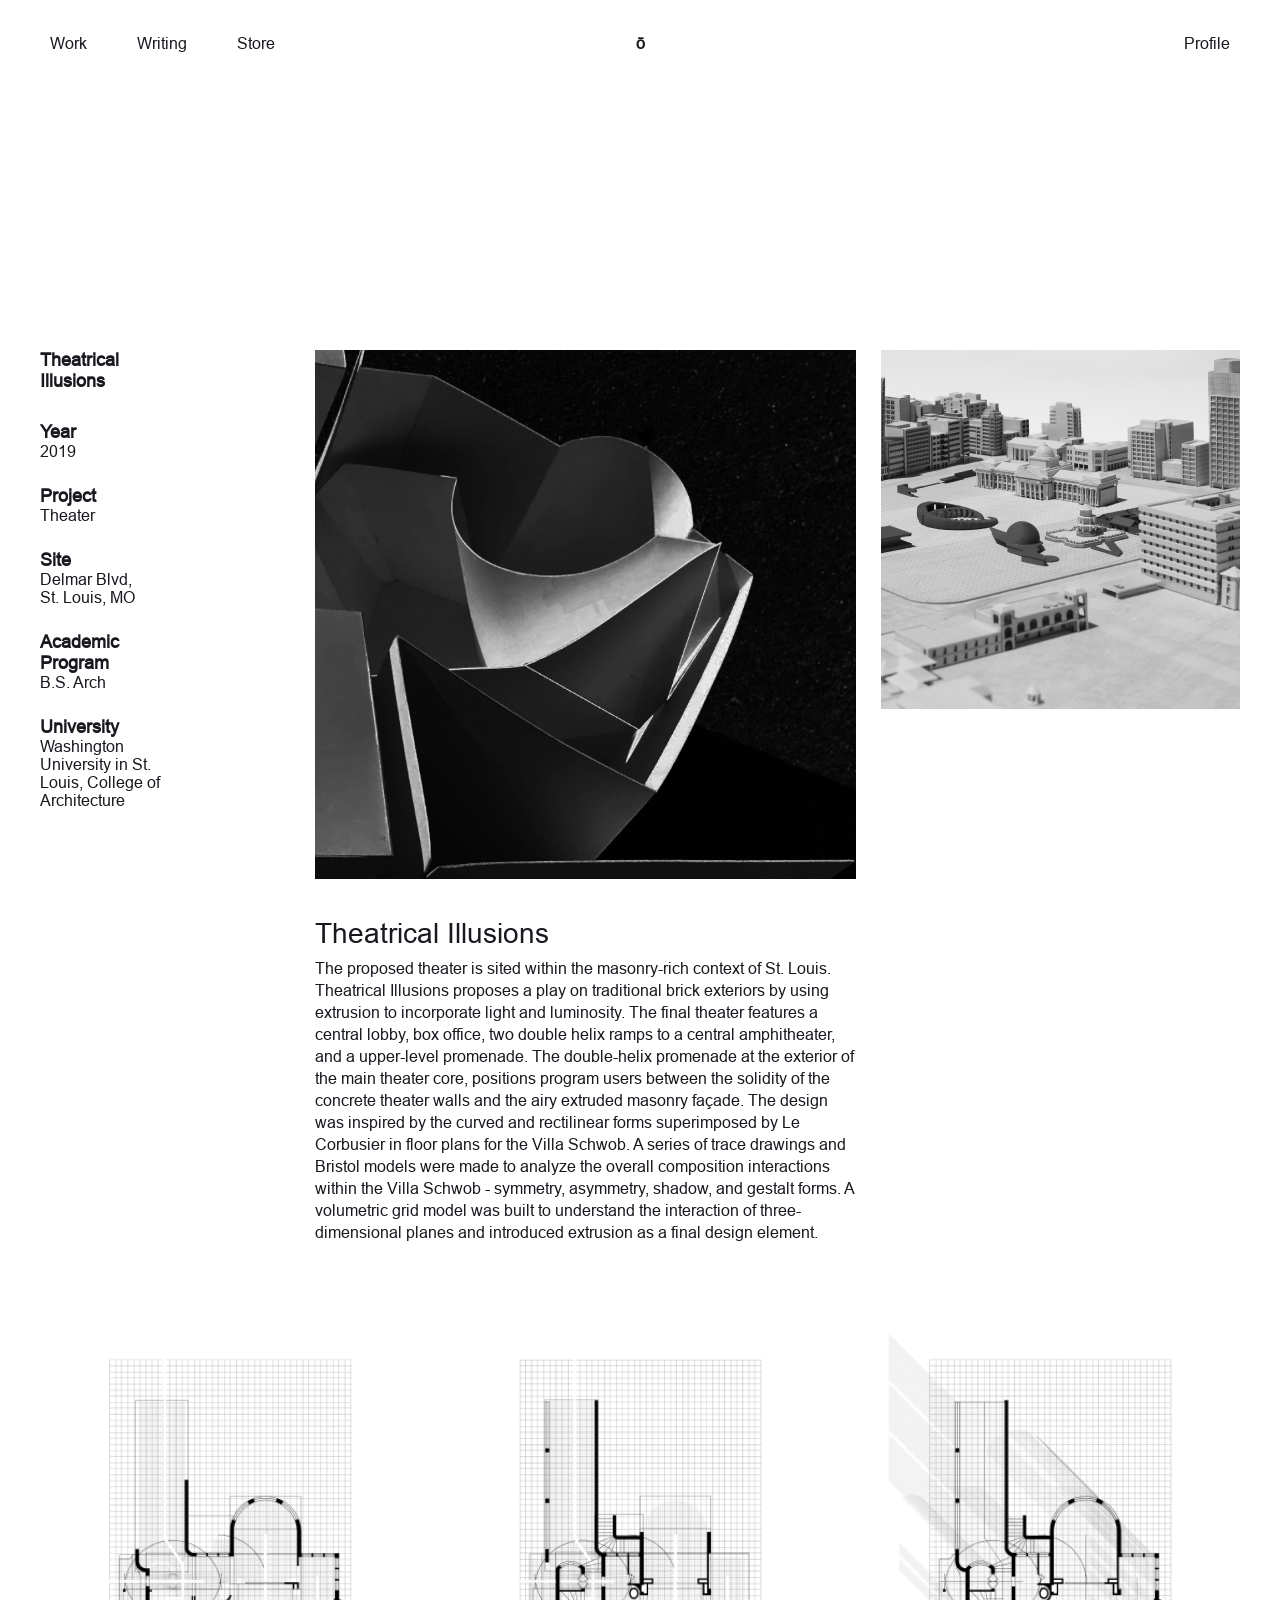
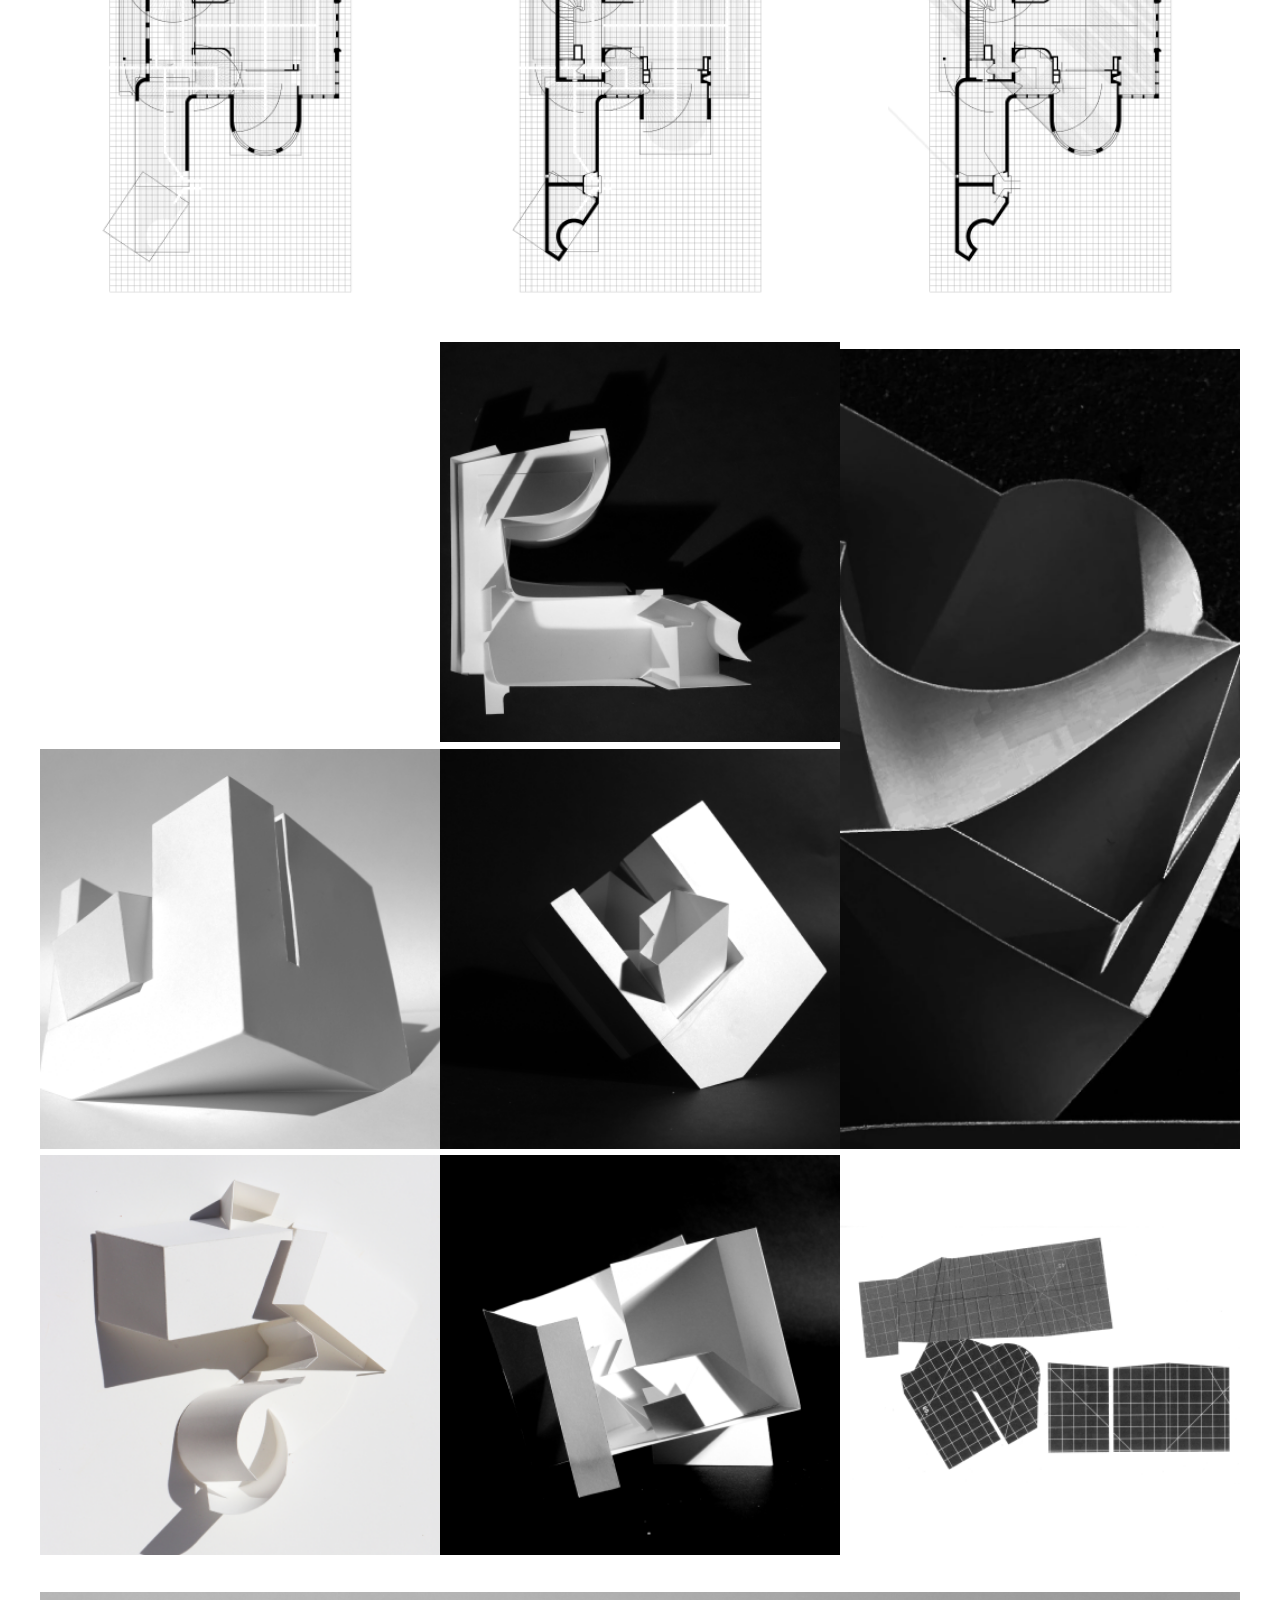
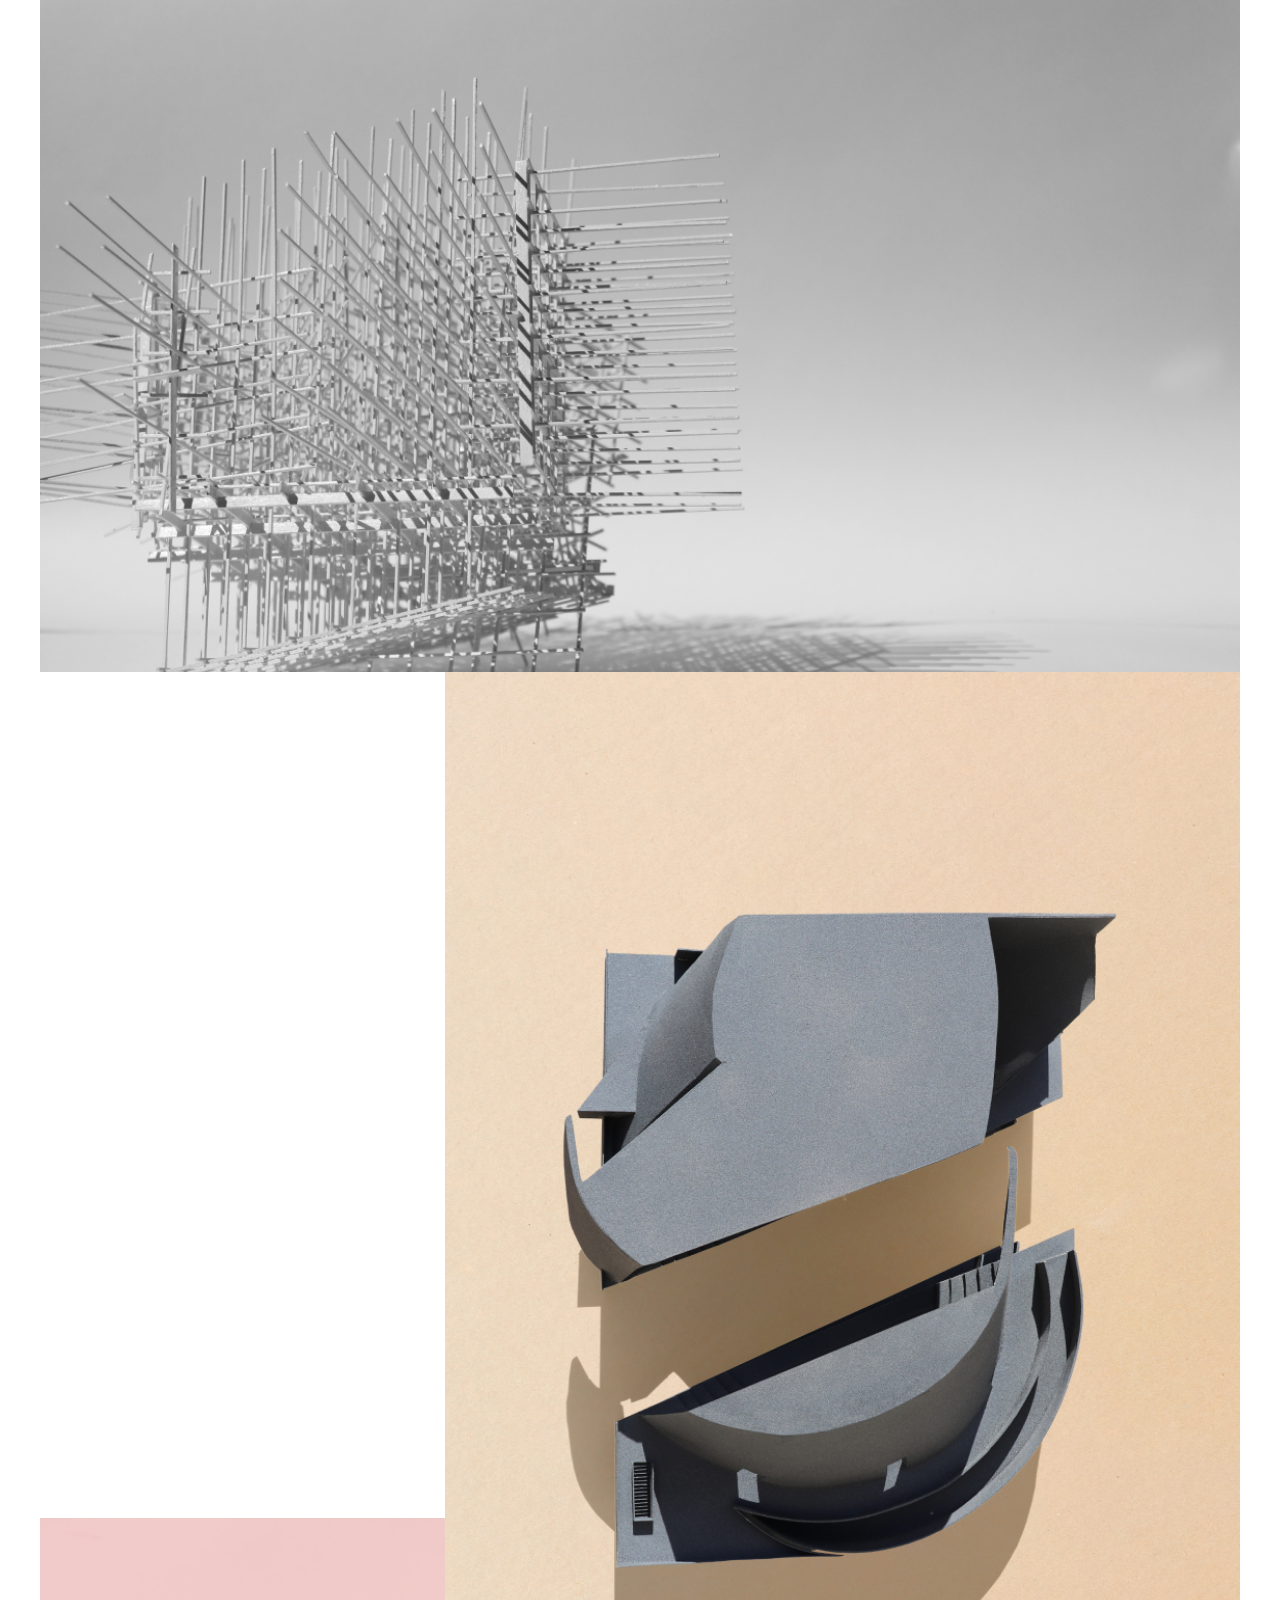
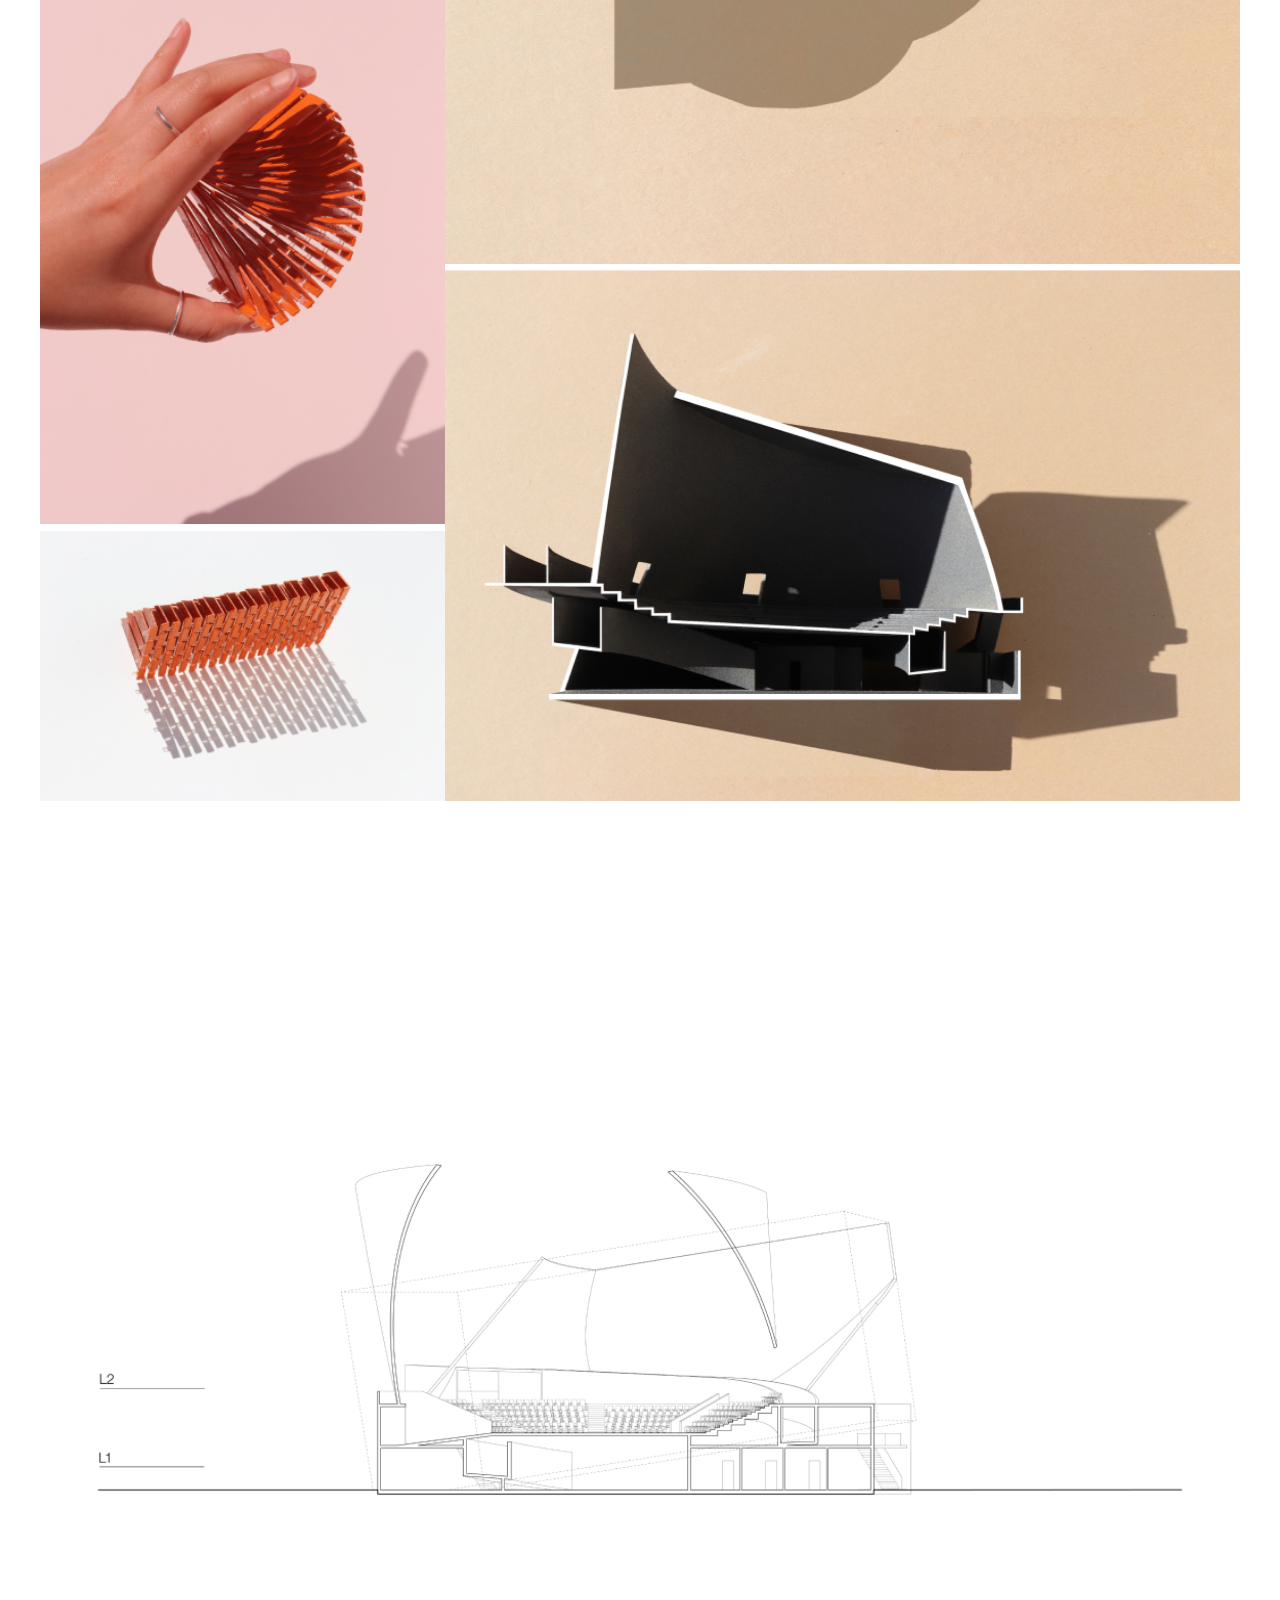
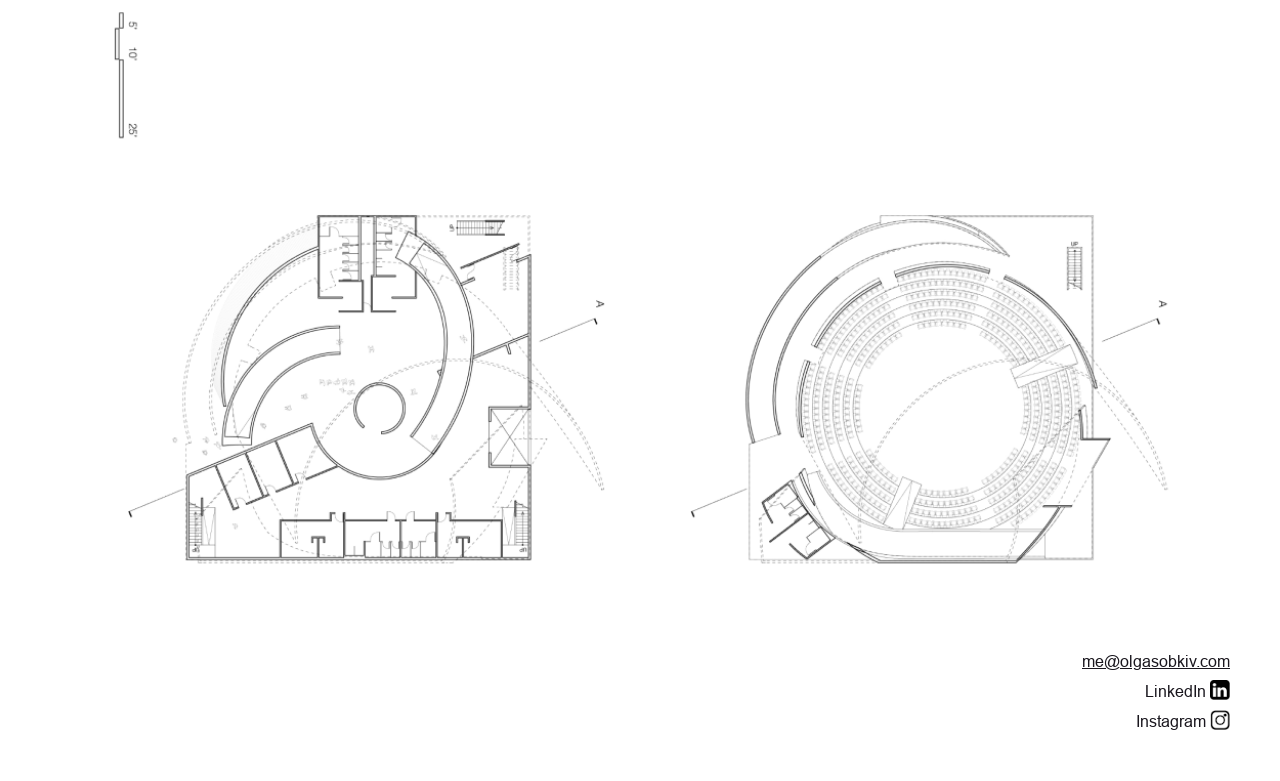
<file: single-project.html>
<!DOCTYPE html>
<html class="no-js" lang="">
  <head>
    <meta charset="utf-8" />
    <title>Olga Sobkiv | Single Project</title>
    <meta name="description" content="" />
    <meta name="viewport" content="width=device-width, initial-scale=1" />

    <meta property="og:title" content="" />
    <meta property="og:type" content="" />
    <meta property="og:url" content="" />
    <meta property="og:image" content="" />

    <link rel="stylesheet" href="assets/css/normalize.css" />
    <link rel="stylesheet" href="assets/css/style.css" />

    <link rel="manifest" href="site.webmanifest" />
    <meta name="theme-color" content="#fafafa" />
  </head>

  <body>
    <!-- header area -->
    <header class="sticky-header">
      <div class="header__container">
        <div class="header__wrapper">
          <nav>
            <ul>
              <li><a href="project.html">Work</a></li>
              <li><a href="blog.html">Writing</a></li>
              <li><a href="#">Store</a></li>
            </ul>
            <div class="menu__logo">
              <a href="index.html" class="logo">ō</a>
            </div>
            <ul class="profile">
              <li><a href="about.html">Profile</a></li>
            </ul>
          </nav>
        </div>
      </div>
    </header>
    <!-- end header area -->
    <!-- banner area -->
    <section class="banner__area">
      <div class="banner__container">
        <div class="banner__wrapper"></div>
      </div>
    </section>
    <!-- end banner area -->
    <!-- project area -->
    <div class="solo__project">
      <div class="solo__project-header">
        <!-- categoris -->
        <div class="solo__project-category">
          <!-- <div class="fixed-element"> -->
          <h3 class="category__title">
            Theatrical <br />
            Illusions
          </h3>
          <!-- category list -->
          <div class="solo__category-list">
            <h3>Year</h3>
            <p>2019</p>
          </div>
          <!-- category list -->
          <div class="solo__category-list">
            <h3>Project</h3>
            <p>Theater</p>
          </div>
          <!-- category list -->
          <div class="solo__category-list">
            <h3>Site</h3>
            <p>
              Delmar Blvd, <br />
              St. Louis, MO
            </p>
          </div>
          <!-- category list -->
          <div class="solo__category-list">
            <h3>
              Academic <br />
              Program
            </h3>
            <p>B.S. Arch</p>
          </div>
          <!-- category list -->
          <div class="solo__category-list">
            <h3>University</h3>
            <p>
              Washington <br />
              University in St. <br />
              Louis, College of <br />
              Architecture
            </p>
            <!-- </div> -->
          </div>
        </div>
        <!-- gallery -->
        <div class="solo__project-gellery">
          <div class="main__gallery">
            <div class="main__gallery-image">
              <img src="assets/img/single-project/top-thumb.png" alt="img" />
            </div>
            <!-- info -->
            <div class="gallery__info">
              <h2>Theatrical Illusions</h2>
              <p>
                The proposed theater is sited within the masonry-rich context of
                St. Louis. Theatrical Illusions proposes a play on traditional
                brick exteriors by using extrusion to incorporate light and
                luminosity. The final theater features a central lobby, box
                office, two double helix ramps to a central amphitheater, and a
                upper-level promenade. The double-helix promenade at the
                exterior of the main theater core, positions program users
                between the solidity of the concrete theater walls and the airy
                extruded masonry façade. The design was inspired by the curved
                and rectilinear forms superimposed by Le Corbusier in floor
                plans for the Villa Schwob. A series of trace drawings and
                Bristol models were made to analyze the overall composition
                interactions within the Villa Schwob - symmetry, asymmetry,
                shadow, and gestalt forms. A volumetric grid model was built to
                understand the interaction of three-dimensional planes and
                introduced extrusion as a final design element.
              </p>
            </div>
          </div>
          <div class="gallery__intro">
            <img src="assets/img/single-project/item-1.png" alt="image" />
          </div>
        </div>
      </div>
      <div class="solo__project-body">
        <div class="solo__top">
          <!-- single -->
          <div class="project__blog">
            <img src="assets/img/single-project/item-2.png" alt="project-1" />
            <div class="project__blog--text">
              <a href="#">Curving Space →</a>
            </div>
          </div>
          <!-- single -->
          <div class="project__blog">
            <img src="assets/img/single-project/item-3.png" alt="project-1" />
            <div class="project__blog--text">
              <a href="#">Curving Space →</a>
            </div>
          </div>
          <!-- single -->
          <div class="project__blog">
            <img src="assets/img/single-project/item-4.png" alt="project-1" />
            <div class="project__blog--text">
              <a href="#"
                >Example: ² Terminal B ² shopping ² check-in ² restaurant ²
                office
              </a>
            </div>
          </div>
        </div>
        <div class="solo__center">
          <div class="solo__center-column">
            <!-- single -->
            <div class="project__blog">
              <img src="assets/img/single-project/item-5.png" alt="project-1" />
              <div class="project__blog--text">
                <a href="#">Curving Space →</a>
              </div>
            </div>
            <!-- single -->
            <div class="project__blog">
              <img src="assets/img/single-project/item-6.png" alt="project-1" />
              <div class="project__blog--text">
                <a href="#">Curving Space →</a>
              </div>
            </div>
          </div>
          <div class="solo__center-column">
            <!-- single -->
            <div class="project__blog">
              <img src="assets/img/single-project/item-7.png" alt="project-1" />
              <div class="project__blog--text">
                <a href="#">Curving Space →</a>
              </div>
            </div>
            <!-- single -->
            <div class="project__blog">
              <img src="assets/img/single-project/item-8.png" alt="project-1" />
              <div class="project__blog--text">
                <a href="#">Curving Space →</a>
              </div>
            </div>
            <!-- single -->
            <div class="project__blog">
              <img src="assets/img/single-project/item-9.png" alt="project-1" />
              <div class="project__blog--text">
                <a href="#">Curving Space →</a>
              </div>
            </div>
          </div>
          <div class="solo__center-column">
            <!-- single -->
            <div class="project__blog">
              <img
                src="assets/img/single-project/item-10.png"
                alt="project-1"
              />
              <div class="project__blog--text">
                <a href="#">Curving Space →</a>
              </div>
            </div>
            <!-- single -->
            <div class="project__blog">
              <img
                src="assets/img/single-project/item-11.png"
                alt="project-1"
              />
              <div class="project__blog--text">
                <a href="#">Curving Space →</a>
              </div>
            </div>
          </div>
        </div>
        <div class="solo__bottom">
          <div class="solo__bottom-single">
            <!-- single -->
            <div class="project__blog">
              <img
                src="assets/img/single-project/item-12.png"
                alt="project-1"
              />
              <div class="project__blog--text">
                <a href="#">Curving Space →</a>
              </div>
            </div>
          </div>
          <div class="solo__botom-row">
            <div class="solo__bottom-column">
              <!-- single -->
              <div class="project__blog">
                <img src="assets/img/single-project/15.png" alt="project-1" />
                <div class="project__blog--text">
                  <a href="#">Curving Space →</a>
                </div>
              </div>
              <!-- single -->
              <div class="project__blog">
                <img src="assets/img/single-project/16.png" alt="project-1" />
                <div class="project__blog--text">
                  <a href="#">Curving Space →</a>
                </div>
              </div>
            </div>
            <div class="solo__bottom-column">
              <!-- single -->
              <div class="project__blog">
                <img src="assets/img/single-project/13.png" alt="project-1" />
                <div class="project__blog--text">
                  <a href="#">Curving Space →</a>
                </div>
              </div>
              <!-- single -->
              <div class="project__blog">
                <img src="assets/img/single-project/14.png" alt="project-1" />
                <div class="project__blog--text">
                  <a href="#">Curving Space →</a>
                </div>
              </div>
            </div>
          </div>
          <div class="solo__bottom-single">
            <!-- single -->
            <div class="project__blog">
              <img src="assets/img/single-project/17.png" alt="project-1" />
              <div class="project__blog--text">
                <a href="#">Curving Space →</a>
              </div>
            </div>
          </div>
          <div class="solo__bottom-single">
            <!-- single -->
            <div class="project__blog">
              <img src="assets/img/single-project/18.png" alt="project-1" />
              <div class="project__blog--text">
                <a href="#">Curving Space →</a>
              </div>
            </div>
          </div>
        </div>
      </div>
    </div>
    <!-- end project area -->
    <div class="bottom__footer" style="padding-top: 50px">
      <p>
        <a href="mailto:me@olgasobkiv.com">me@olgasobkiv.com</a>
      </p>
      <p>
        <a href="https://www.linkedin.com/in/olgasobkiv/">
          LinkedIn <img src="assets/img/linkedin.png" alt="icon" />
        </a>
      </p>
      <p>
        <a href="https://www.instagram.com/ketchup_sauce21/">
          Instagram <img src="assets/img/instagram.png" alt="icon" />
        </a>
      </p>
    </div>
    <script src="assets/js/app.js"></script>
  </body>
</html>
</file>
<file: assets/css/style.css>
@font-face {
  font-family: "Arial";
  src: url("../fonts/ArialMT.woff2") format("woff2"),
    url("../fonts/ArialMT.woff") format("woff");
  font-weight: normal;
  font-style: normal;
  font-display: swap;
}
:root {
  --abril-font: "Abril Fatface", cursive;
}
* {
  margin: 0;
  padding: 0;
  -webkit-box-sizing: border-box;
  box-sizing: border-box;
}
*::after,
*::before {
  margin: 0;
  padding: 0;
  -webkit-box-sizing: border-box;
  box-sizing: border-box;
}
h1,
h2,
h3,
h4,
h5,
h6 {
  margin: 0;
  padding: 0;
}
p {
  margin: 0;
  padding: 0;
}
ul,
li {
  list-style-type: none;
}
a {
  display: inline-block;
  text-decoration: none;
}
::-moz-selection {
  background: #b3d4fc;
  text-shadow: none;
}
::selection {
  background: #b3d4fc;
  text-shadow: none;
}

hr {
  display: block;
  height: 1px;
  border: 0;
  border-top: 1px solid #ccc;
  margin: 1em 0;
  padding: 0;
}
html {
  line-height: 1.4;
}
body {
  font-family: "Arial", "Helvetica", "sans-serif";
  font-size: 16px;
  color: #1a171e;
  max-width: 1920px;
  margin: 0 auto;
}
/* header */
header {
  padding: 25px;
  background: #fff;
}
.header__wrapper nav {
  display: -ms-grid;
  display: grid;
  -webkit-box-align: center;
  -ms-flex-align: center;
  align-items: center;
  -ms-grid-columns: 1fr 1fr 1fr;
  grid-template-columns: 1fr 1fr 1fr;
}
.header__wrapper nav ul {
  display: -webkit-box;
  display: -ms-flexbox;
  display: flex;
  -webkit-box-align: center;
  -ms-flex-align: center;
  align-items: center;
}
.header__wrapper nav ul li a {
  display: block;
  padding: 10px 25px;
  font-weight: 400;
  font-size: 16px;
  line-height: 18px;
  text-align: center;
  -webkit-font-feature-settings: "salt" on;
  font-feature-settings: "salt" on;
  color: #1a171e;
}
.header__wrapper nav ul li a:hover {
  color: #e0e0e2;
  text-decoration: underline;
}
.menu__logo {
  text-align: center;
}
.header__wrapper nav .logo {
  font-weight: 900;
  text-align: center;
  display: inline-block;
  font-size: 16px;
  font-weight: 900;
  line-height: 23px;
  -webkit-font-feature-settings: "salt" on;
  font-feature-settings: "salt" on;
  color: #1a171e;
}
.header__wrapper nav .profile {
  -webkit-box-pack: end;
  -ms-flex-pack: end;
  justify-content: flex-end;
}
/* end header */
/* banner__area */
.banner__area {
  height: 220px;
  display: -webkit-box;
  display: -ms-flexbox;
  display: flex;
  -webkit-box-align: end;
  -ms-flex-align: end;
  align-items: flex-end;
  -webkit-box-pack: start;
  -ms-flex-pack: start;
  justify-content: flex-start;
  padding: 50px;
  background: #fff;
}
/* end banner__area */
.parallax {
  padding: 70px 0;
  border-bottom: 1px solid rgba(38, 38, 38, 0.15);
}
.parallax__wrapper .parallax__header {
  text-align: center;
}
.parallax__header h2 {
  font-weight: 700;
  font-size: 48px;
  line-height: 55px;
  text-transform: uppercase;
  color: #1a171e;
  padding-bottom: 5px;
}
.parallax__header p {
  font-weight: 400;
  font-size: 28px;
  line-height: 32px;
  color: #1a171e;
}
.parallax__body {
  padding-top: 40px;
  max-width: 780px;
  margin: 0 auto;
  text-align: center;
}
/* parallax__list */
.parallax__list {
  padding: 70px 50px;
}
.list__warpper {
  display: -ms-grid;
  display: grid;
  -ms-grid-columns: 1fr 30px 1fr 30px 1fr;
  grid-template-columns: 1fr 1fr 1fr;
  grid-gap: 30px;
  max-width: 1024px;
  margin: 0 auto;
}
.prallax__single-list h3 {
  font-weight: 700;
  font-size: 18px;
  line-height: 21px;
  color: #1a171e;
  padding-bottom: 15px;
}
.prallax__single-list p {
  font-weight: 400;
  font-size: 16px;
  line-height: 18px;
  color: #1a171e;
}
.prallax__single-button {
  display: -webkit-box;
  display: -ms-flexbox;
  display: flex;
  -webkit-box-align: end;
  -ms-flex-align: end;
  align-items: flex-end;
  -webkit-box-pack: end;
  -ms-flex-pack: end;
  justify-content: flex-end;
  height: 100px;
  padding-right: 50px;
}
.prallax__single-button a {
  font-weight: 400;
  font-size: 28px;
  line-height: 32px;
  -webkit-text-decoration-line: underline;
  text-decoration-line: underline;
  color: #1a171e;
}
/* Project Page */
.projects__wrapper {
  display: grid;
  grid-template-columns: 1fr 1fr;
}
.project__top-item {
  display: flex;
  flex-direction: column;
}
.project__blog {
  overflow: hidden;
  height: 100%;
  width: 100%;
  display: block;
}
.project__blog img {
  height: 100%;
  width: 100%;
  -o-object-fit: cover;
  object-fit: cover;
  transition: 0.3s all linear;
}
.project__blog {
  position: relative;
  transition: 0.3s all linear;
}
.project__blog--text {
  position: absolute;
  top: 0;
  right: 0;
  background: #ee3126;
  height: 100%;
  width: 50px;
  opacity: 0;
  visibility: hidden;
  transition: 0.3s all linear;
  writing-mode: vertical-lr;
}
.project__blog--text a {
  font-weight: 700;
  font-size: 12px;
  display: block;
  line-height: 14px;
  text-decoration-line: underline;
  color: #1a171e;
  writing-mode: vertical-lr;
  display: flex;
  align-items: center;
  padding: 20px;
  justify-content: flex-start;
}
.project__blog:hover img {
  filter: blur(10px);
}
.project__blog:hover .project__blog--text {
  opacity: 1;
  visibility: visible;
}
.project__bottom-item {
  display: -ms-grid;
  display: grid;
  -ms-grid-columns: 1fr 1fr;
  grid-template-columns: 1fr 1fr;
}
.projects__footer .projects__footer-single {
  display: -webkit-box;
  display: -ms-flexbox;
  display: flex;
  -webkit-box-align: end;
  -ms-flex-align: end;
  align-items: flex-end;
  -webkit-box-pack: end;
  -ms-flex-pack: end;
  justify-content: flex-end;
}
.projects__footer .project__blog {
  max-width: 340px;
  display: flex;
  max-height: 560px;
  height: 100%;
}
.small__blog {
  max-width: 340px;
  width: 100%;
  height: 100%;
}
.project__footer-blank {
  padding: 110px;
  background: #fff;
}
.bottom__footer {
  padding: 50px;
  text-align: right;
  padding-top: 300px;
}
.bottom__footer p,
.bottom__footer p a {
  font-weight: 400;
  font-size: 16px;
  line-height: 18px;
  text-align: right;
  -webkit-font-feature-settings: "salt" on;
  font-feature-settings: "salt" on;
  color: #1a171e;
  padding-top: 3px;
}
.bottom__footer p:nth-child(1) a {
  -webkit-text-decoration-line: underline;
  text-decoration-line: underline;
}
.bottom__footer p a:hover {
  text-decoration: underline;
}
/* End Project Page */
/* About Us page */
.about__container {
  display: -ms-grid;
  display: grid;
  -ms-grid-columns: 420px 1fr 300px;
  grid-template-columns: 420px 1fr 300px;
  padding-bottom: 100px;
}
.about__left {
  padding-left: 50px;
  padding-top: 20px;
}
.about__center img {
  height: 100%;
  width: 100%;
}
.about__right .bottom__footer {
  padding: 50px;
  text-align: right;
  padding-top: 300px;
  height: 100%;
  display: -webkit-box;
  display: -ms-flexbox;
  display: flex;
  padding-bottom: 0;
  -webkit-box-orient: vertical;
  -webkit-box-direction: normal;
  -ms-flex-direction: column;
  flex-direction: column;
  -webkit-box-align: end;
  -ms-flex-align: end;
  align-items: flex-end;
  padding-left: 0;
  -webkit-box-pack: end;
  -ms-flex-pack: end;
  justify-content: flex-end;
}
/* end About Us page */
/* Blog page */
.blogs__container {
  position: relative;
}
.blogs__wrapper {
  height: 100%;
  display: -webkit-box;
  display: -ms-flexbox;
  display: flex;
  -webkit-box-pack: justify;
  -ms-flex-pack: justify;
  justify-content: space-between;
  -webkit-box-align: center;
  -ms-flex-align: center;
  align-items: center;
}
.single__blog {
  height: 100%;
  width: 100%;
  display: block;
}
.single__blog-content {
  -webkit-writing-mode: vertical-rl;
  -ms-writing-mode: tb-rl;
  writing-mode: vertical-rl;
  text-orientation: mixed;
  padding: 30px;
  width: 100%;
  display: -webkit-box;
  display: -ms-flexbox;
  display: flex;
  -webkit-box-orient: vertical;
  -webkit-box-direction: normal;
  -ms-flex-direction: column;
  flex-direction: column;
  -webkit-box-align: start;
  -ms-flex-align: start;
  align-items: flex-start;
  -webkit-box-pack: center;
  -ms-flex-pack: center;
  justify-content: center;
  background: #f5f5f5;
  min-height: 800px;
  -webkit-transition: 0.3s all ease-in-out;
  -o-transition: 0.3s all ease-in-out;
  transition: 0.3s all ease-in-out;
}
.single__button {
  width: 60px;
  height: 100%;
  background: #fff;
}
.single__button .single__blog-content {
  background: #fff;
  display: -webkit-box;
  display: -ms-flexbox;
  display: flex;
  -webkit-box-align: start;
  -ms-flex-align: start;
  align-items: flex-start;
  -webkit-box-orient: vertical;
  -webkit-box-direction: normal;
  -ms-flex-direction: column;
  flex-direction: column;
  -webkit-box-pack: space-evenly;
  -ms-flex-pack: space-evenly;
  justify-content: space-evenly;
}
.blog__title a {
  font-weight: 700;
  font-size: 18px;
  line-height: 21px;
  -webkit-text-decoration-line: underline;
  text-decoration-line: underline;
  color: #262626;
}
.single__blog-content p {
  font-weight: 400;
  font-size: 16px;
  line-height: 20px;
  color: #262626;
}
.single__button .blog__title a {
  text-decoration: none;
  font-weight: 400;
  font-size: 16px;
  line-height: 18px;
  -webkit-font-feature-settings: "salt" on;
  font-feature-settings: "salt" on;
  color: #262626;
}
.blogs__wrapper .single__blog:hover .single__blog-content {
  background: #ee3126;
}
.blogs__bottom .bottom__footer {
  padding-top: 50px;
}
.bottom__footer p a {
  display: inline-block;
  margin-left: auto;
}
.bottom__footer p a img {
  height: 20px;
  width: 20px;
  transform: translateY(3px);
  object-fit: contain;
}
/* End Blog page */
/* Single Blogs */
.single__blogWrapper {
  display: -ms-grid;
  display: grid;
  -ms-grid-columns: 200px 1fr 200px;
  grid-template-columns: 200px 1fr 200px;
}
.blog__btnPrev button,
.blog__btnNext button {
  padding: 30px;
  width: 100%;
  display: -webkit-box;
  display: -ms-flexbox;
  display: flex;
  row-gap: 10px;
  -webkit-box-orient: vertical;
  -webkit-box-direction: normal;
  -ms-flex-direction: column;
  flex-direction: column;
  -webkit-box-align: start;
  -ms-flex-align: start;
  align-items: flex-start;
  -webkit-box-pack: start;
  -ms-flex-pack: start;
  justify-content: flex-start;
  background: #f5f5f5;
  min-height: 800px;
  -webkit-transition: 0.3s all ease-in-out;
  -o-transition: 0.3s all ease-in-out;
  transition: 0.3s all ease-in-out;
  border: none;
  outline: none;
  cursor: pointer;
}
.blog__btnText {
  display: -webkit-box;
  display: -ms-flexbox;
  display: flex;
  -webkit-box-orient: vertical;
  -webkit-box-direction: normal;
  -ms-flex-direction: column;
  flex-direction: column;
  -webkit-box-align: start;
  -ms-flex-align: start;
  align-items: flex-start;
  -webkit-box-pack: start;
  -ms-flex-pack: start;
  justify-content: flex-start;
}
.blog__aroow {
  font-size: 32px;
}
.blog__button-text button span,
.blog__button-text button span strong {
  -webkit-writing-mode: vertical-rl;
  -ms-writing-mode: tb-rl;
  writing-mode: vertical-rl;
}
.blog__mainContent {
  display: -ms-grid;
  display: grid;
  -ms-grid-columns: 200px auto;
  grid-template-columns: 200px auto;
  padding-right: 150px;
  padding-top: 50px;
}
.blog__mainContent aside {
  padding-left: 30px;
}
.category {
  padding-bottom: 20px;
}
.category h3 {
  font-weight: 700;
  font-size: 18px;
  line-height: 21px;
  color: #1a171e;
  padding-bottom: 5px;
}
.category p {
  font-weight: 400;
  font-size: 16px;
  line-height: 18px;
  color: #1a171e;
}
.article__title {
  font-weight: 700;
  font-size: 42px;
  line-height: 55px;
  text-transform: uppercase;
  color: #1a171e;
  padding-bottom: 20px;
}
article p {
  font-weight: 400;
  font-size: 16px;
  line-height: 22px;
  color: #1a171e;
  padding-bottom: 20px;
}
article h3 {
  padding-top: 10px;
  font-weight: bold;
  font-size: 28px;
  line-height: 38px;
  color: #1a171e;
  padding-bottom: 15px;
}
/* Single Blogs */
/* solo project */
.solo__project-header {
  display: grid;
  grid-template-columns: 250px 3fr;
  padding: 40px;
  grid-gap: 25px;
}
.category__title {
  font-weight: 700;
  font-size: 18px;
  line-height: 21px;
  color: #1a171e;
  padding-bottom: 30px;
}
.solo__category-list {
  padding-bottom: 25px;
}
.solo__category-list h3 {
  font-weight: 700;
  font-size: 18px;
  line-height: 21px;
  color: #1a171e;
}
.solo__category-list p {
  font-weight: 400;
  font-size: 16px;
  line-height: 18px;
  color: #1a171e;
}
.solo__project-gellery {
  display: grid;
  grid-template-columns: 2fr 1fr;
  grid-gap: 25px;
}
.main__gallery-image img {
  height: 100%;
  width: 100%;
  object-fit: contain;
}
.gallery__info {
  padding-top: 30px;
}
.gallery__info h2 {
  font-weight: 400;
  font-size: 28px;
  line-height: 38px;
  color: #1a171e;
  padding-bottom: 5px;
}
.gallery__info p {
  font-weight: 400;
  font-size: 16px;
  line-height: 22px;
  color: #1a171e;
}
/* solo__project-body */
.solo__project-body {
  max-width: 1200px;
  margin: 0 auto;
  padding-top: 50px;
}
.solo__top {
  display: grid;
  grid-template-columns: 1fr 1fr 1fr;
  grid-gap: 30px;
  margin-bottom: 30px;
}
.solo__center {
  display: grid;
  grid-template-columns: 1fr 1fr 1fr;
  align-items: flex-end;
  margin-bottom: 30px;
}
.solo__botom-row {
  display: grid;
  grid-template-columns: 405px 1fr;
  align-items: flex-end;
  margin-bottom: 30px;
}
.solo__bottom-single .project__blog {
  max-height: 680px;
}
/* end solo project */
.banner__area {
  margin-top: 90px;
}
.sticky-header {
  position: fixed;
  top: 0px;
  left: 0;
  width: 100%;
  background-color: #fff;
  z-index: 1000;
  transition: all 0.3s ease-in-out;
  max-width: 1920px;
  margin: 0 auto;
  right: 0;
}
/* .sticky-header.sticky {
  top: 0;
  box-shadow: 0 2px 4px rgba(0, 0, 0, 0.1);
}
.blog__button-text {
  position: fixed;
  top: 360px;
  max-width: 150px;
  width: 100%;
  left: 0;
}
.blog__btnPrev,
.blog__btnNext {
  position: relative;
  width: 100%;
}
.blog__btnNext .blog__button-text {
  left: inherit;
  right: 0;
} */
.fixed-element {
  position: relative;
  transition: all 0.2s ease-in-out;
}

.fixed-element.fixed {
  position: fixed;
  top: 310px;
  left: 0;
  width: 200px;
  z-index: 100;
}
.blog__btnNext .fixed-element.fixed {
  left: inherit;
  right: 0;
}
.bp_1,
.bp_2,
.bp_3,
.bp_6 {
  max-height: 560px;
}
.bp_4,
.bp_5 {
  max-height: 1260px;
}
</file>
